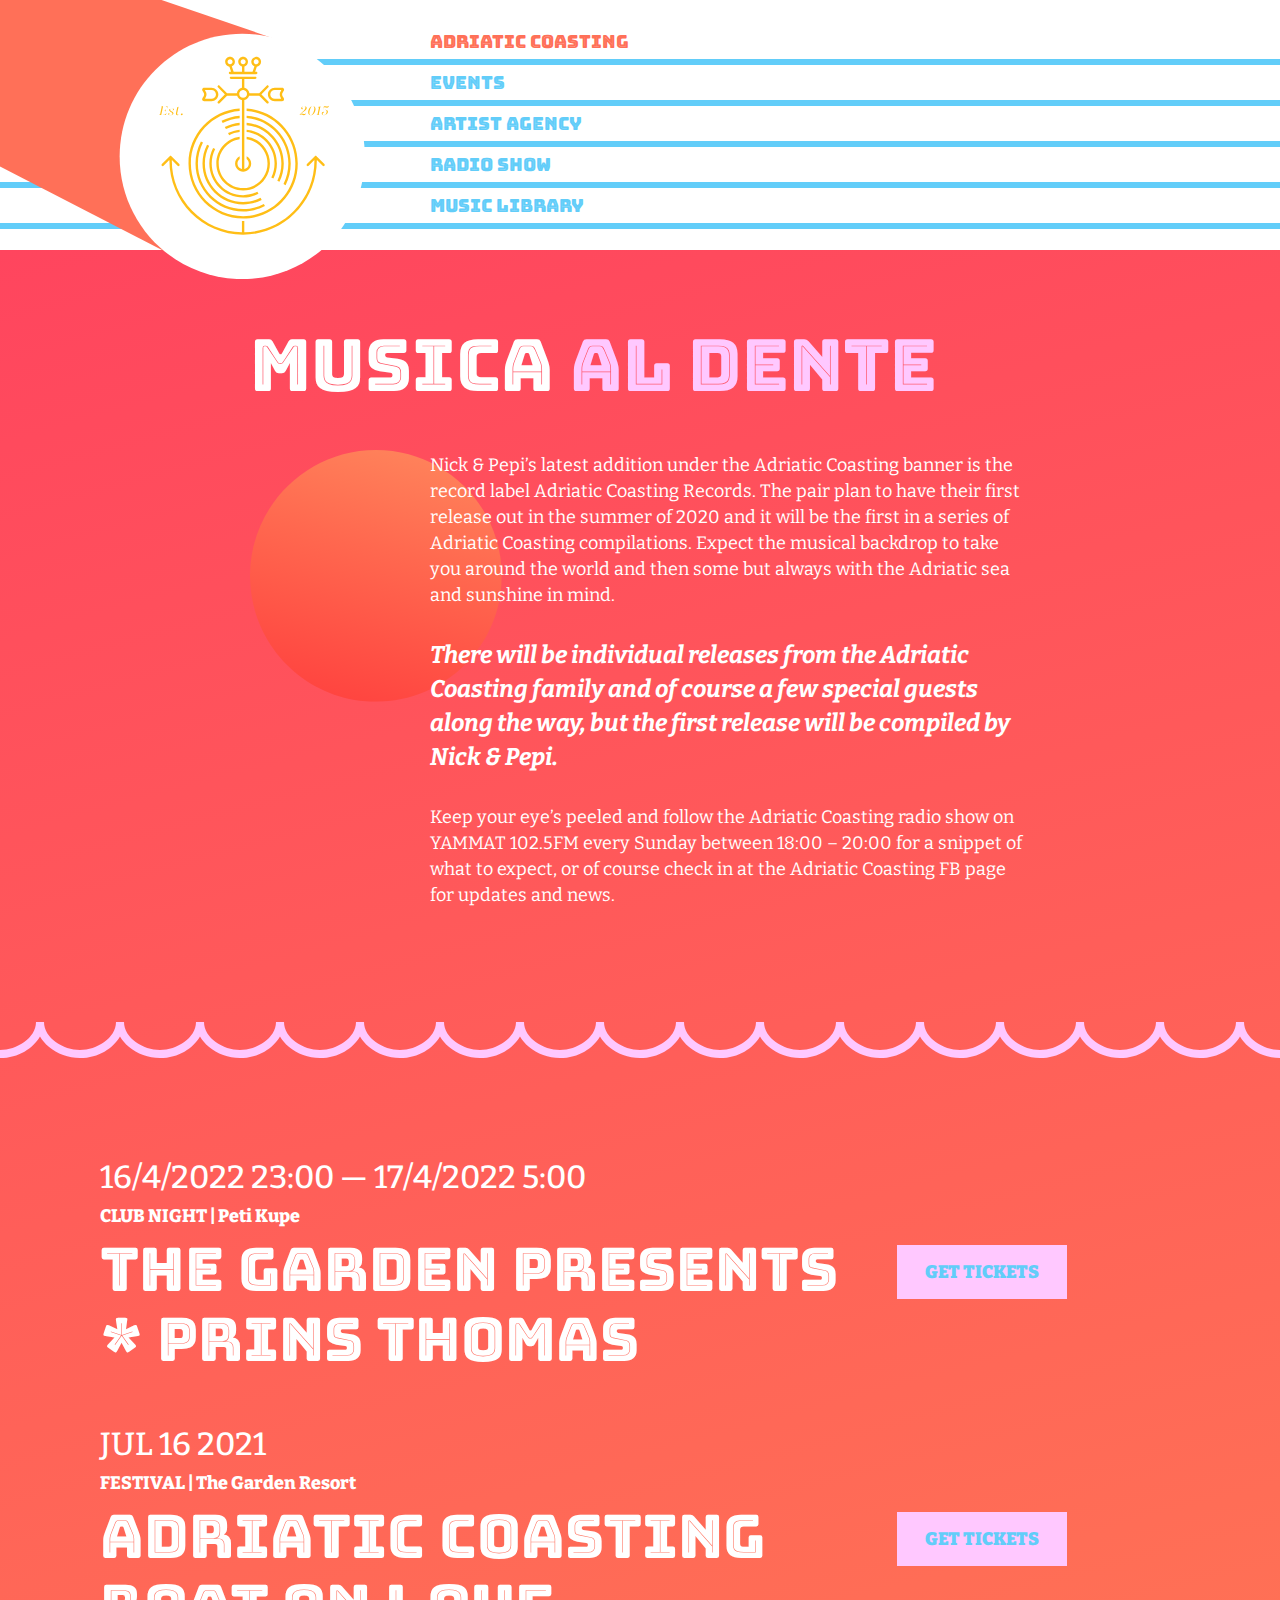
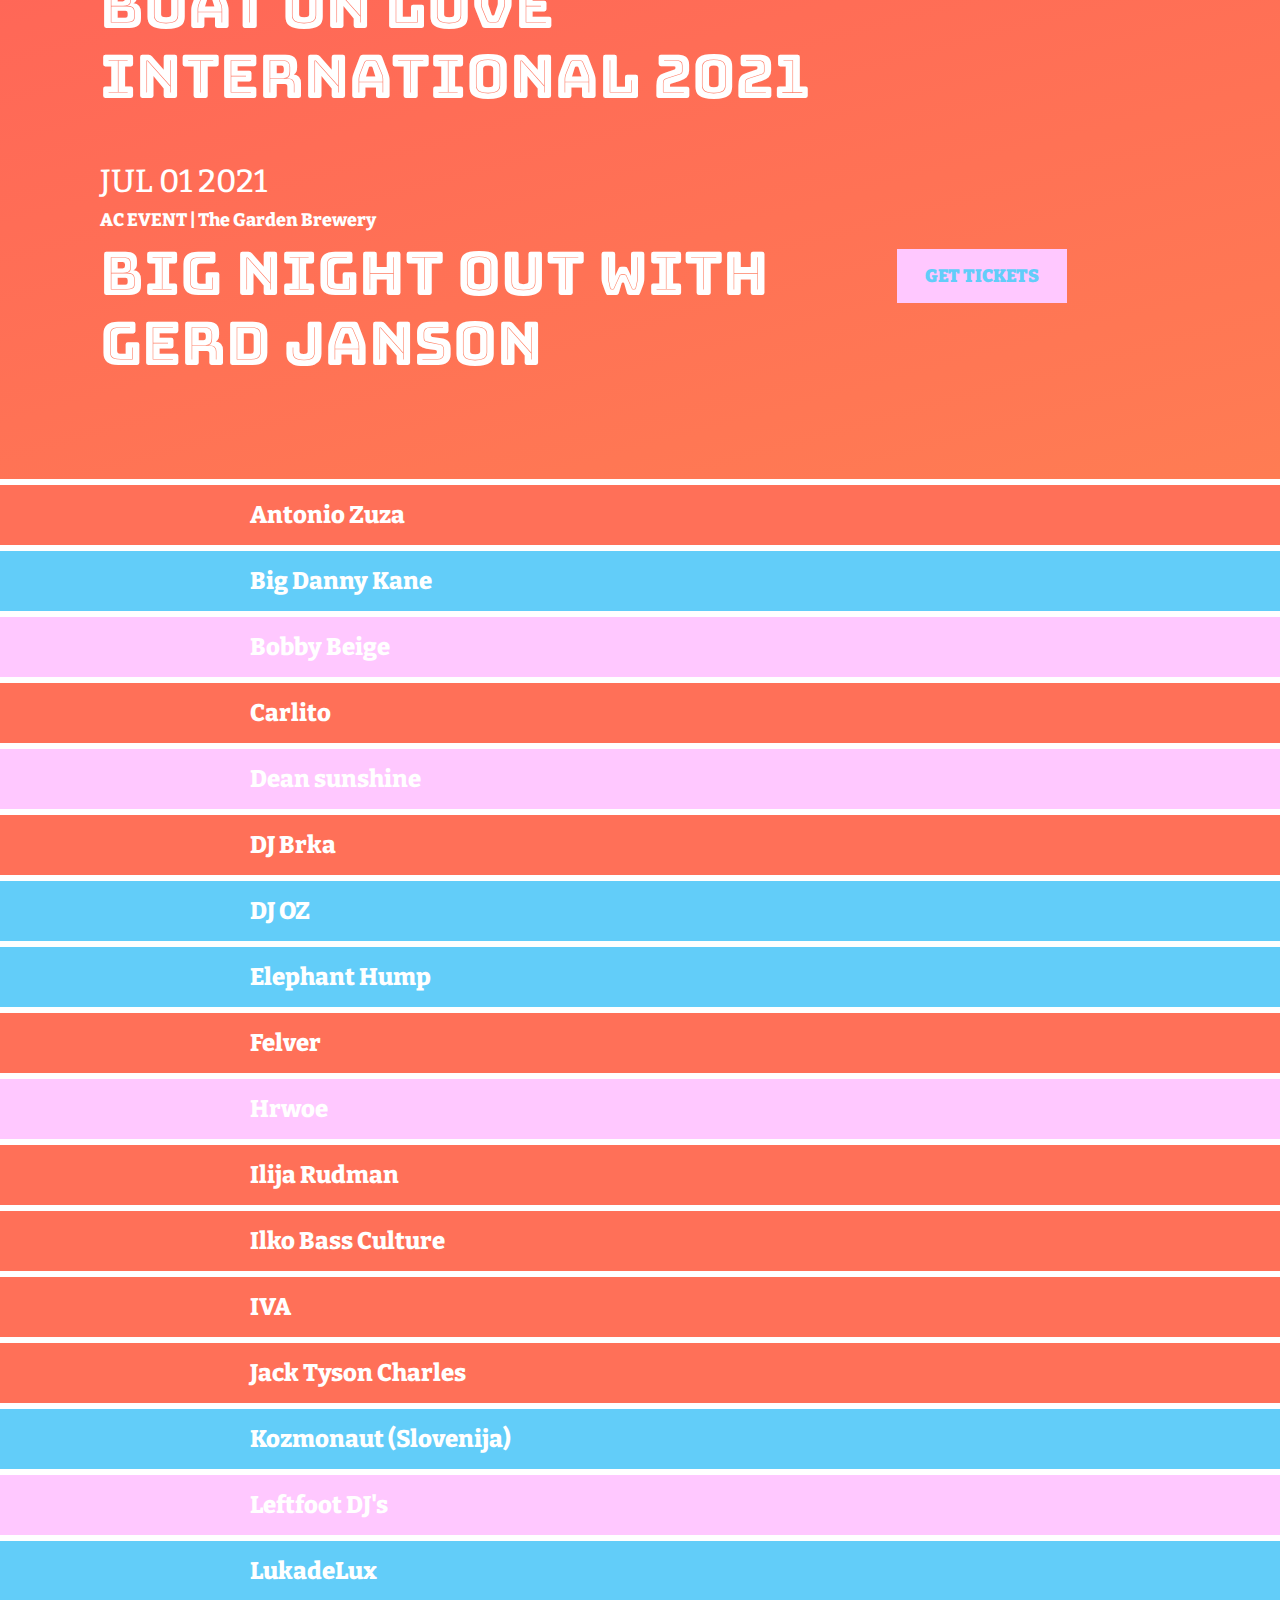
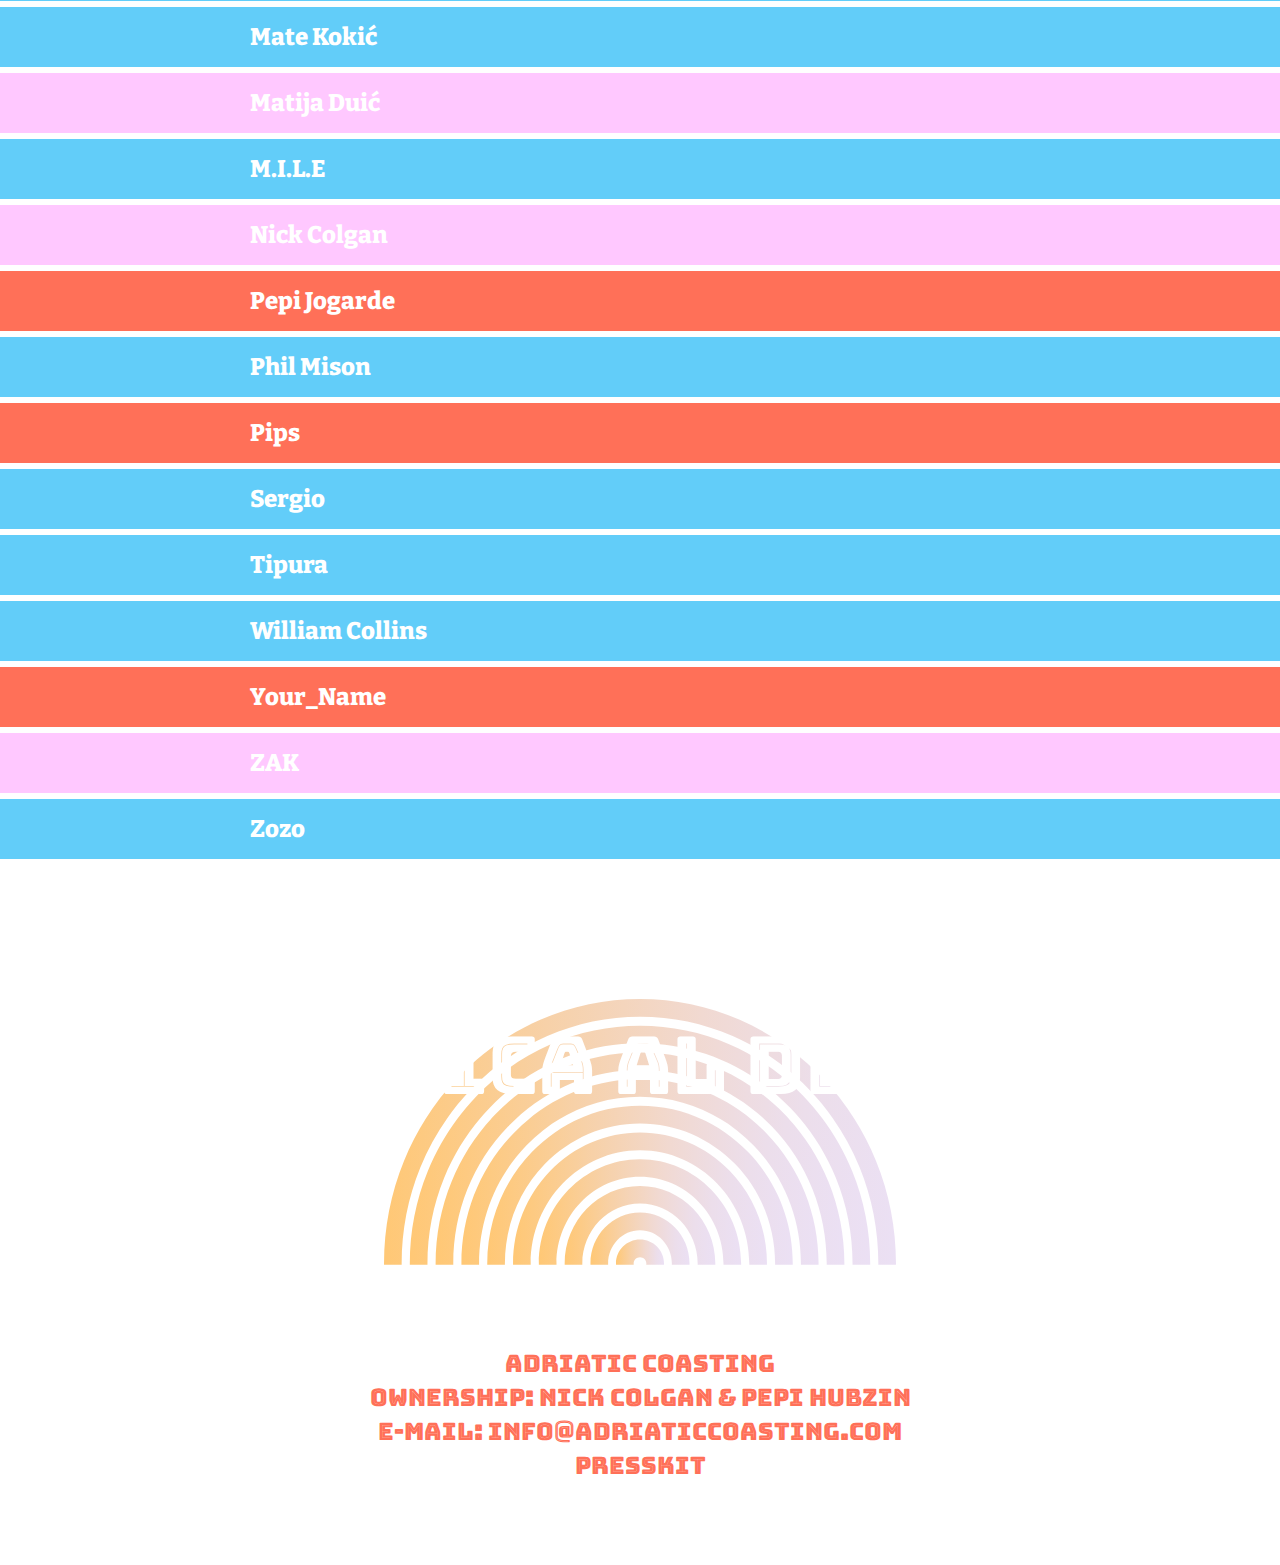
<file: index.html>
<!DOCTYPE html>
<html lang="en">
<head>
    <meta charset="UTF-8">
    <meta http-equiv="X-UA-Compatible" content="IE=edge">
    <meta name="viewport" content="width=device-width, initial-scale=1.0">
    <meta name="format-detection" content="telephone=no">

    <meta property="og:title" content="Adriatic Coasting">
    <meta property="og:description" content="MUSICA AL DENTE">
    <meta property="og:type" content="website">
    <meta property="og:url" content="">
    <meta property="og:image" content="./images/og-image-ac.jpg">

    <title>Adriatic Coasting</title>
    <link rel="preconnect" href="https://fonts.googleapis.com"> 
    <link rel="preconnect" href="https://fonts.gstatic.com" crossorigin> 
    <link href="https://fonts.googleapis.com/css2?family=Bitter:ital,wght@0,400;0,500;0,700;1,400;1,500;1,700&family=Bungee+Inline&display=swap" rel="stylesheet">
    <link rel="stylesheet" href="styles.css">
</head>
<body>
        
                    <!-- mobile navigacija start -->
                    <div id="closed-menu-mobile">
                        <h6 id="closed-menu-header-mobile">ADRIATIC COASTING</h6>
                        <button id="close-menu-button">
                            <img src="./images/mobile-x.svg" alt="close menu">
                        </button>
                        <button id="open-menu-button">
                            <img src="./images/mobile-y.svg" alt="open menu">
                        </button> 
                    </div>
                    <!-- mobile gumb za zatvaranje navigacije start -->
                    <!-- mobile gumb za zatvaranje navigacije stop -->
                    <!-- mobile navigacija stop -->
    
    <header>
        <!-- navigation start -->
        <nav>
            <ul>
                <li>
                    <a href="index.html" style="color: #FF7058">ADRIATIC COASTING</a>
                </li>

                <li>
                    <a href="index.html#events">EVENTS</a>
                </li>

                <li>
                    <a href="index.html#artist-agency">ARTIST AGENCY</a>
                </li>

                <li>
                    <a href="radio-show.html">RADIO SHOW</a>
                </li>

                <li>
                    <a href="radio-show.html#music-library">MUSIC LIBRARY</a>
                </li>
            </ul>
        </nav>
        <!-- navigation end -->
        <div class="logo">
            <a href="index.html">
                <img src="./images/logo.svg" alt="Adriatic Coasting logo">
            </a>
        </div>
    </header>

    <main>
        <!-- gradient-bg start -->
        <section class="bg-gradient">
            
            <div id="sunce">
                <img src="./images/sunce.svg" alt="sunce">
            </div>

            <!-- main start -->
            <div id="intro"> 
                <h2 class="main-title pl-title">MUSICA <span class="pink-text">AL DENTE</span></h2>
                <p class="paragraf pl-text">
                    Nick & Pepi’s latest addition under the Adriatic Coasting banner is the record label Adriatic Coasting Records. The pair plan to have their first release out in the summer of 2020 and it will be the first in a series of Adriatic Coasting compilations. Expect the musical backdrop to take you around the world and then some but always with the Adriatic sea and sunshine in mind.  
                </p>
                <p class="strong-paragraf pl-text">
                    There will be individual releases from the Adriatic Coasting family  and of course a few special guests along the way, but the first release will be compiled by Nick & Pepi. 
                </p>
                <p class="paragraf pl-text">
                    Keep your eye’s peeled and follow the Adriatic Coasting radio show on YAMMAT 102.5FM every Sunday between 18:00 – 20:00 for a snippet of what to expect, or of course check in at the Adriatic Coasting FB page for updates and news.
                </p>
            </div>
            <!-- intro end / events start -->
            <section id="events">

                <article class="events-container">
                    <div class="events-date pl-small">
                        16/4/2022 23:00 — 17/4/2022 5:00
                    </div>
                    <div class="events-place pl-small">
                        CLUB NIGHT | <a href="https://www.facebook.com/PetiKupe/" target="_blank">Peti Kupe</a>
                    </div>

                    <div class="events-info pl-small">
                        <div class="events-name">
                            The Garden Presents * Prins Thomas
                        </div>
                        <div class="events-button">
                            <button class="btn-pink">
                                <a href="https://www.entrio.hr" target="_blank">
                                    GET TICKETS
                                </a>
                            </button>
                        </div>                        
                    </div>                    
                </article>

                <article class="events-container">
                    <div class="events-date pl-small">
                        JUL 16 2021
                    </div>
                    <div class="events-place pl-small">
                        FESTIVAL | <a href="https://www.thegardencroatia.com/venues#resort" target="_blank">The Garden Resort</a>
                    </div>

                    <div class="events-info pl-small">
                        <div class="events-name">
                            ADRIATIC COASTING BOAT ON LOVE INTERNATIONAL 2021
                        </div>
                        <div class="events-button">
                            <button class="btn-pink">
                                <a href="https://www.entrio.hr" target="_blank">
                                    GET TICKETS
                                </a>
                            </button>
                        </div>                        
                    </div>                    
                </article>

                <article class="events-container">
                    <div class="events-date pl-small">
                        JUL 01 2021
                    </div>
                    <div class="events-place pl-small">
                        AC EVENT | <a href="https://thegarden.hr" target="_blank">The Garden Brewery</a>
                    </div>

                    <div class="events-info pl-small">
                        <div class="events-name">
                            Big Night Out With Gerd Janson
                        </div>
                        <div class="events-button">
                            <button class="btn-pink">
                                <a href="https://www.entrio.hr" target="_blank">
                                    GET TICKETS
                                </a>
                            </button>
                        </div>                        
                    </div>                    
                </article>

            </section>
        </section>
        <!-- gradient-bg stop -->

        <!-- ARTIST ------ start -->
        <section id="artist-agency">
            
            <div class="artist red">
                <div class="artist-name pl-title">
                    Antonio Zuza
                </div>
                <div class="artist-info">
                    <div class="bg-img-container" id="antonio-zuza">
                        <!-- prazan kontejner za bgi -->
                    </div>
                    <div class="info-zip-container">
                        <p class="pl-small"><span class="red">
                            Antonio Zuza is one half of the promising Imogen Recordings. The Croatian DJ co-runs it with Ilija Rudman, his great friend in crime who helped him to make a record with his band Bubbin’ Dub back in 2010. They ended up with a tune on House Sound Recodings’ compilation beside names such as Virgo Four, Andy Ash, Mat Chiavaroli and that is exactly where this great Imogen story starts. Since that extraordinary experience they continued developing their musical journey together and today their label is a homebase for many of the future sounds of Brand New Heavies, Dos Palos, Charles Webster, Chez Damier, Ron Trent, Darshan Jesrani, Don Carlos and of course their own music. Antonio Zuza je polovica svijetski renomirane etikete Imogen koju vodi zajedno s Ilija Rudmanom a na kojoj su zablistala izdanja Brand New Heavies, Dos Palos, Charles Webster, Chez Damier, Ron Trent, Darshan Jesrani, Don Carlos, Ron Trent, Kai Alce-a i Iljana Kabilja! Izvrstan DJ i jedna od svijetlih točaka na glazbenoj sceni.
                        </span></p>
                        <a href='./zip-download/antonio-zuza.zip' download="antonio-zuza"><button class="btn-blue">ZIP DOWNLOAD</button></a>
                    </div>
                    <div class="book-now bg-blue">BOOK NOW</div>
                </div>
            </div>

            <div class="artist blue">
                <div class="artist-name pl-title">
                    Big Danny Kane
                </div>
                <div class="artist-info">
                    <div class="bg-img-container" id="big-danny-cane">
                        <!-- bgi -->
                    </div>
                    <div class="info-zip-container">
                        <p class="pl-small"><span class="blue">
                            With a career spanning over 2 decades Danny Kane’s journey through music has seen him work with some of the biggest names in the industry. A highly skilled musician, Danny is a multi-instrumentalist preferring to focus on playing the Bass and also the Piano. This has seen him work alongside industry heavyweights such as Massive Attack’s Sara Nelson, Brit Pop sensations All Saints, Reggae legend Bitty McLean & the uber talented vocalist Robert Øwens. Danny was also a Co-producer on the UB40 hit album Labour of Love 3 which saw him tour with the band. Outside of touring and producing for bands Danny’s remix work for the likes of Amp Fiddler, Kim English, Chaka Khan & Beres Hammond was nothing short of prolific. Fast forward to 2016, Danny is one half of successful house music group Jakkin Rabbit alongside Marc Spence.
                        </span></p>
                        <button class="btn-pink">ZIP DOWNLOAD</button>
                    </div>
                    <div class="book-now bg-pink">BOOK NOW</div>
                </div>
            </div>

            <div class="artist pink">
                <div class="artist-name pl-title">
                    Bobby Beige
                </div>
                <div class="artist-info">
                    <div class="bg-img-container" id="bobby-beige">
                        <!-- bgi -->
                    </div>
                    <div class="info-zip-container">
                        <p class="pl-small"><span class="pink">
                            Since 1992 and after signing to Deconstruction’s infamous Concrete label, Bobby Beige has been at the forefront of the British “House” explosion and amassed more than 20 years’ experience in electronic music. For the last 15 years, Bobby has held a permanent residency at the Garden Festival and bar in Croatia, playing alongside some of the biggest DJ names the industry has ever produced. Bobby has released six albums and various 12’s under many pseudonyms, such as Opik, Bullitnuts, Deep Six and Momma Gravy, and has released records on infamous cult labels, such as Deconstruction, Pork Recordings and Different Drummer. All this led him to compile a mix series compellation CD for London’s super club Fabric in 2004 Fabric 18 after playing the club many times during the mid 2000’s! Bobby is an in-demand re-mixer under his Bullitnuts guise and has worked ////
                        </span></p>
                        <button class="btn-red">ZIP DOWNLOAD</button>
                    </div>
                    <div class="book-now bg-red">BOOK NOW</div>

                </div>
            </div>

            <div class="artist red">
                <div class="artist-name pl-title">
                    Carlito
                </div>
                <div class="artist-info">
                    <div class="bg-img-container" id="carlito">
                        <!-- bgi -->
                    </div>
                    <div class="info-zip-container">
                        <p class="pl-small"><span class="red">
                            Carlito’s first go at DJing dates back to his elementary school days, where, at the young age of 13, he started playing music to his school peers during recess brakes. Playing back tapes he recorded from the local radio stations. During the high school days Carlito started to work with Zagreb's most famous Radio station - Radio 101 and the elite Hip Hop crew - Blackout Project. The following year, Carlito got his first break by becoming one of the night’s resident DJs at Blackout Lounge, a Friday Hip Hop party at Zagreb’s prominent club Aquarius. The Blackout Lounge quickly became a big success and was recognized as Croatia’s best party. The Source magazine wrote an article about the Croatian hip hop scene and the Blackout Lounge, mentioning Carlito as a resident DJ. Over the years, Carlito played music together with the world’s best hip hop artists ////
                        </span></p>    
                        <button class="btn-blue">ZIP DOWNLOAD</button>
                    </div>
                    <div class="book-now bg-blue">BOOK NOW</div>

                </div>
            </div>

            <div class="artist pink">
                <div class="artist-name pl-title">
                    Dean sunshine
                </div>
                <div class="artist-info">
                    <div class="bg-img-container" id="dean-sunshine">
                        <!-- bgi -->
                    </div>
                    <div class="info-zip-container">
                        <p class="pl-small"><span class="pink">
                            Dean Sunshine Smith is what you would call a DJ’s DJ... a man who truly understands music and one of the UK’s most respected underground DJ’s and producers. He has been a frontline DJ sharing the more eclectic and soulful side of dance music for over a quarter of a century Dean was one of the key members of the Garden Festival team based in Croatia, over the Festivals colourful history, Dean spent his summers sharing the sunshine sounds for a number of the key events namely - The Garden Festival, Southport weekender’s – Suncebeat, Soundwave, Electric Elephant and Stop making Sense. He continues to play in Croatia and this summer appeared at the new Love International Festival and Beats beers and bombs. Dean also promotes and programs one of the UK’s finest seasonal events - The Great Outdoors. Taking place each and every spring / summer at the award winning ////
                        </span></p>
                        <button class="btn-red">ZIP DOWNLOAD</button>
                    </div>
                    <div class="book-now bg-red">BOOK NOW</div>

                </div>
            </div>

            <div class="artist red">
                <div class="artist-name pl-title">
                    DJ Brka
                </div>
                <div class="artist-info">
                    <div class="bg-img-container" id="dj-brka">
                        <!-- bgi -->
                    </div>
                    <div class="info-zip-container">
                        <p class="pl-small"><span class="red">
                            Slobodan Brkic (aka DJ Brka) is essentially a living legend of the Belgrade underground disco scene. Promoter of the cult Disco Not Disco party, Brkic is also the longest serving resident DJ of Belgrade's top club 20/44. DJ Brka played all over the world during the past 30 years.<br>Media link: <a href="http://krossfingers.com/heroes-slobodanbrkic/">http://krossfingers.com/heroes-slobodanbrkic/</a><br>Interview with Slobodan Brkic aka DJ Brka - Krossfingers<br>FB Group: <a href="https://www.facebook.com/groups/disconotdisco/">https://www.facebook.com/groups/disconotdisco/</a><br>Mixcloud: <a href="https://www.mixcloud.com/disconotdisco/">https://www.mixcloud.com/disconotdisco/</a>.
                        </span></p>
                        <button class="btn-blue">ZIP DOWNLOAD</button>
                    </div>
                    <div class="book-now bg-blue">BOOK NOW</div>
                </div>
            </div>

            <div class="artist blue">
                <div class="artist-name pl-title">
                    DJ OZ
                </div>
                <div class="artist-info">
                    <div class="bg-img-container" id="dj-oz">
                        <!-- bgi -->
                    </div>
                    <div class="info-zip-container">
                        <p class="pl-small"><span class="blue">
                            We are introducing one of Dalmatia's finest sons, DJ OZ, Split based dj, co-founder of Radio Esplendor, co-owner, resident and booker at Split's hi-fi bar Adriatic Social Club. Either as a dancer, a DJ or a journalist, DJ OZ is a constant presence on Croatian clubbing scene. After 20 years of finding himself immersed in all strains of house and disco music, when caught behind the decks or making home listening mixes, OZ today promotes music that found itself somehow hidden form the top underground dance (and pop) shelves. Balearic beats, European boogie instrumentals, South African proto house jams or forgotten NY deep house classic, OZs main intention is always to make you dance and feel something.
                        </span></p>
                        <button class="btn-pink">ZIP DOWNLOAD</button>
                    </div>
                    <div class="book-now bg-pink">BOOK NOW</div>
                </div>
            </div>

            <div class="artist blue">
                <div class="artist-name pl-title">
                    Elephant Hump
                </div>
                <div class="artist-info">
                    <div class="bg-img-container" id="elephant-hump">
                        <!-- bgi -->
                    </div>
                    <div class="info-zip-container">
                        <p class="pl-small"><span class="blue">
                            Glazba koju stvara Elephant Hump je zvuk umirujućih, nostalgičnih i mekih frekvencija isprepletenih u okvire elektronske i rock glazbe 60/70-ih izraslih iz nekih od velikana poput Funkadelic, Fela Kuti, Ry Cooder, Morricone, George Benson, David Gilmour, Miles Davis, Kruder & Dorfmeister, Thievery Corporation ili Air. Strukturirane teme Ëesto budu sklone slobodnoj formi, Ëime svaki koncert ima razliËitu izvedbu uûivo. Elephant Hump Ëine Draûen Gaöparac, Danijel Hröak, Lovro Vrus i Matija NikiÊ, a njihova se imena spominju u biografijama zapaûenih bendova poput Antenat, No Chance, Mimika Orkestar, Thereaus, qPack, The Real Thing, SuperBake.
                        </span></p>
                        <button class="btn-pink">ZIP DOWNLOAD</button>    
                    </div>
                    <div class="book-now bg-pink">BOOK NOW</div>
                </div>
            </div>

            <div class="artist red">
                <div class="artist-name pl-title">
                    Felver
                </div>
                <div class="artist-info">
                    <div class="bg-img-container" id="felver">
                        <!-- bgi -->
                    </div>
                    <div class="info-zip-container">
                        <p class="pl-small"><span class="red">
                            Enfant terrible of house music in Croatia, Marijan Felver, started to DJ professionally at an early age of 20. In the nineties, his life revolved around “Cosmic Disco” events in Aquarius, that hosted many pioneers of the then up-and-coming northamerican electro music such as John Acquaviva, DJ Pierre and others. Clubbing and hosting experience has contributed to the creation of his own production, and his first release on German label “Blaou” under the name: “Audio Video Disco Connection : Der Kroatische Traum Ep”; that was a beginning of a collaboration with Dixon. This release bore fruit to another collaboration, with London tech-house protagonist, Gideon Jackson & SWAG record label. His active role on the then emerging scene of house music took him to the UKs most prominent “Wiggle” nights (with residents : Terry Francis, Nathan Coles) where he, more ////
                        </span></p>
                        <button class="btn-blue">ZIP DOWNLOAD</button>    
                    </div>
                    <div class="book-now bg-blue">BOOK NOW</div>
                </div>
            </div>

            <div class="artist pink">
                <div class="artist-name pl-title">
                    Hrwoe
                </div>
                <div class="artist-info">
                    <div class="bg-img-container" id="hrwoe">
                        <!-- bgi -->
                    </div>
                    <div class="info-zip-container">
                        <p class="pl-small"><span class="pink">
                            Lover of disco & house music, passionate vinyl collector, graphic designer over the day and dj by night. Collaborating in theatres on different projects, as sound engineer and scenography designer he gained experience which he then transforms into his dj sets to make them more interesting for the listeners. In his career he was working on several projects, the latest one is Roller Boogie night - program that includes good vibes, vinyl, disco & house music.
                        </span></p>
                        <button class="btn-red">ZIP DOWNLOAD</button>    
                    </div>
                    <div class="book-now bg-red">BOOK NOW</div>
                </div>
            </div>

            <div class="artist red">
                <div class="artist-name pl-title">
                    Ilija Rudman
                </div>
                <div class="artist-info">
                    <div class="bg-img-container" id="ilija-rudman">
                        <!-- bgi -->
                    </div>
                    <div class="info-zip-container">
                        <p class="pl-small"><span class="red">
                            Ilija's been leading force on the underground disco and house scene for the past 15 years, in both production as well as a clever and eclectic discjockey. Bringing together his love for pure analog sound without compromises and boogie, his disco maxi singles indeed do sound like a blast from the Prelude, West End or late Salsoul past. In the studio, he collaborated with some of the following top-notch artists: Random Factor ( Carl Finlow ), Greg Wilson, Faze Action, Chaz Jankel , L.S.B., The Revenge , Escort Band , Leroy Burgess , Mark E , Spirit Catcher, Rhythm Based Lovers , Stevie Kotey ( Chicken Lips ) , Tim Fuller , Boyd H. Jarvis , Ignition The Band , The Brand New Heavies , Charles Webster ( Presence ) , Arnold Jarvis , Robert Owens , Ron Trent , Don Carlos to name a Few. Ilija's discography runs deep,with more than 70 Vinyl releases around ////
                        </span></p>
                        <button class="btn-blue">ZIP DOWNLOAD</button>
                    </div>
                    <div class="book-now bg-blue">BOOK NOW</div>
                </div>
            </div>

            <div class="artist red">
                <div class="artist-name pl-title">
                    Ilko Bass Culture
                </div>
                <div class="artist-info">
                    <div class="bg-img-container" id="ilko-cuic">
                        <!-- bgi -->
                    </div>
                    <div class="info-zip-container">
                        <p class="pl-small"><span class="red">
                            Ilko stoji iza imena Bass Culture, iz prve generacije domaćih sound system-a. Vrsni poznavatelj i istinski guru probranom dub/reggae selekcijom otvoriti će večer i pokrenuti ples. BASS CULTURE SOUND SYSTEM je utemeljen 1999., kad je to ime većinu asociralo na daleku prošlost i legendarni treći album Lintona Kwesi Johnsona. U to doba rijetki su razmišljali o kulturi basa kao trajnom ishodištu različitih stilova klupske glazbe ukorijenjene u karipskim soundsystemima. Bass Culture je svojim zvukom u obuhvatio naslijeđe stare škole roots-reggaea i inovacije koje su na scenu svakodnevno donosili producenti elektronskog duba i junglea. Širenje granica kulture basa počelo je mjesečnim rezidencijama u Močvari i SKUC-u, a između njih je u kronologiju najstarijeg zagrebačkog reggae crewa upisano gostovanje na prvom Seasplashu. Posebna nam je čast ugostiti ih prvi put ////
                        </span></p>
                        <button class="btn-blue">ZIP DOWNLOAD</button>
                    </div>
                    <div class="book-now bg-blue">BOOK NOW</div>
                </div>
            </div>

            <div class="artist red">
                <div class="artist-name pl-title">
                    IVA
                </div>
                <div class="artist-info">
                    <div class="bg-img-container" id="iva">
                        <!-- bgi -->
                    </div>
                    <div class="info-zip-container">
                        <p class="pl-small"><span class="red">
                            Lots of you know Iva under the moniker Iva Starkova from times she used to spin big beat music. She’s djing since 2002 when she performed as a resident at the famous Irma Club and then at Sirup. She took a long time-out and is now back. Today, grown and mature, with different priorities in a movie we might remember. Music never disappeared from her life, and still remains her biggest love. https://soundcloud.com/iva-starkova Mnogi od vas poznaju Ivu pod imenom Iva Starkova, iz vremena kada je puštala electro i nu-beat glazbu. Glazbom se bavi jako dugo a kao DJ nastupa od 2002. godine u splitskom klubu Irma. Nakon preseljenja u Zagreb, često je birala glazbu u bivšem Sirupu, te organizirala partye u VIP klubu. Spletom okolnosti nakon tog perioda, izbiva sa scene nekoliko godina. E pa Iva više nije Starkova. Samo IVA. Danas odrasla i zrelija, s drugačijim prioritetima i filmom od onog u kojem je mi možda pamtimo. Glazba nikada nije nestala iz njena života, dapače bila je i ostala ljubav.
                        </span></p>
                        <button class="btn-blue">ZIP DOWNLOAD</button>
                    </div>                        
                    <div class="book-now bg-blue">BOOK NOW</div>
                </div>
            </div>

            <div class="artist red">
                <div class="artist-name pl-title">
                    Jack Tyson Charles
                </div>
                <div class="artist-info">
                    <div class="bg-img-container" id="jack-tyson-charles">
                        <!-- bgi -->
                    </div>
                    <div class="info-zip-container">
                        <p class="pl-small"><span class="red">
                            Jack Tyson Charles is a hugely dynamic musical force. He has spent the last 6 years channelling the musical history and energy of his London home town to cultivate his unique brand of soul music. Whether you’ve heard him featuring on Lack of Afro’s hugely successful 2014 album, Music for Adverts, or his E.P’s. “Restoration & Best Friend” ‘you’re sure to have noticed the raw and individual quality of his voice. 2019 has seen Jack continue to add more grooves to his music, “Glory” is his second release in collaboration with multi-instrumentalist producer Danny Kane, firmly cementing a new direction for this talented singer. Released on Midnight Riot Records, with remixes from Luke Soloman (Defected) and Bonar Bradberry (PBR Streetgang) add to that a huge summer release with Chicago icon Honey Dijon in the offing, and Dj’s and remixers alike are sure to be wetting there lips with excitement!
                        </span></p>
                        <button class="btn-blue">ZIP DOWNLOAD</button>
                    </div>
                    <div class="book-now bg-blue">BOOK NOW</div>
                </div>
            </div>

            <div class="artist blue">
                <div class="artist-name pl-title">
                    Kozmonaut (Slovenija)
                </div>
                <div class="artist-info">
                    <div class="bg-img-container" id="kozmonaut">
                        <!-- bgi -->
                    </div>
                    <div class="info-zip-container">
                        <p class="pl-small"><span class="blue">
                            Space voyager riding storms above the bermuda triangle, serving either late Sunday breakfast or a midgniht juicy feast, discovering tasty tastes of eclectic distopian aggregate matters of sound. Musica fantastica, always!
                        </span></p>
                        <button class="btn-pink">ZIP DOWNLOAD</button>
                    </div>
                    <div class="book-now bg-pink">BOOK NOW</div>
                </div>
            </div>

            <div class="artist pink">
                <div class="artist-name pl-title">
                    Leftfoot DJ's
                </div>
                <div class="artist-info">
                    <div class="bg-img-container" id="leftfoot-dj">
                       <!-- bgi -->
                    </div>
                    <div class="info-zip-container">
                        <p class="pl-small"><span class="pink">
                            Leftfoot DJ’s Birmingham DJ duo Adam Regan and Matthew Beck, have been promoting and DJing in and around the Midlands for over 2 decades under the guise of Leftfoot. As promoters the guys have collectively hosted the likes of Bonobo, Matthew Dear, Metro Area, Gilles Peterson, Carl Craig, Moodymann, Theo Parrish, Jackmaster, Mr Scruff, Floating Points, Mark E, Ben UFO, Midland, Horse Meat Disco and Benji B to name but a handful… Leftfoot is widely acknowledged to be one of the Midlands premier leftfield and underground music club nights offering DJ’s / bands around the world a musically open minded and up for it crowd alongside the best sound systems they can get their hands on. Musically the Leftfoot residents sound is very much of the ethos that it must have an element of soul and warmth, whether that be house, techno, disco, boogie, afro or garage, ////
                        </span></p>
                        <button class="btn-red">ZIP DOWNLOAD</button>
                    </div>
                    <div class="book-now bg-red">BOOK NOW</div>
                </div>
            </div>

            <div class="artist blue">
                <div class="artist-name pl-title">
                    LukadeLux
                </div>
                <div class="artist-info">
                    <div class="bg-img-container" id="lukadelux">
                       <!-- bgi -->
                    </div>
                    <div class="info-zip-container">
                        <p class="pl-small"><span class="blue">
                            LukadeLux, rezident kultnog zagrebačkog Mastersa i head honcho programa pod nazivom CasualMonday, jedne od rijetkih večeri gdje možete čuti najfiniji aor, disco ili pak novu balearic ploču.
                        </span></p>
                        <button class="btn-pink">ZIP DOWNLOAD</button>
                    </div>
                    <div class="book-now bg-pink">BOOK NOW</div>
                </div>
            </div>

            <div class="artist blue">
                <div class="artist-name pl-title">
                    Mate Kokić
                </div>
                <div class="artist-info">
                    <div class="bg-img-container" id="mate-kokic">
                      <!-- bgi -->
                    </div>
                    <div class="info-zip-container">
                        <p class="pl-small"><span class="blue">
                            Dancing is a passion that can be drawn out only by good music that comes from a good DJ. This DJ gives us just that - the passion, freedom of expression and originality. He is loyal to the nu-disco music that inspires him the most and remains faithful to vinyl , which he enjoys as well as the audience that listens to him- He was obsessed with deep jazz, funk,blues and soul and that is the kind of music you can enjoy in his sets. For this guy there are no limits - he moves boundaries of minimal,electro and tech-house. He is simply different. In addition to his music you can feel positive vibes and great atmosphere. His Essential Selection shows every Thursday at The Garden . Those evenings instantly established themselfes as a welcome to weekends for a new generation of young clubbers. With a deep knowledge of the past and a constant push for the future of the true greats of house music - a leader and innovator who enjoys the buzz around him but still keeps on pushing the limits.
                        </span></p>
                        <button class="btn-pink">ZIP DOWNLOAD</button>
                    </div>
                    <div class="book-now bg-pink">BOOK NOW</div>
                </div>
            </div>

            <div class="artist pink">
                <div class="artist-name pl-title">
                    Matija Duić
                </div>
                <div class="artist-info">
                    <div class="bg-img-container" id="matija-duic">
                      <!-- bgi -->
                    </div>
                    <div class="info-zip-container">
                        <p class="pl-small"><span class="pink">
                            Matija Duić is a longstanding actor of Croatian clubbing scene. Starting as a record collector, dancer and all around music enthusiast, recent years have found him play numerous gigs at clubs in Croatia. With his partner Jan Kinčl co-hosts a monthly programme Cycle, one fourth of the Footwork club nights at club Podmornica in Zagreb, focusing on all strains of soulful, African American influenced dance music. He can also be found playing deep boogie, soul, afro, balearic music at various spots, most notably Adriatic Social Club in Split.
                        </span></p>
                        <button class="btn-red">ZIP DOWNLOAD</button>
                    </div>
                    <div class="book-now bg-red">BOOK NOW</div>
                </div>
            </div>

            <div class="artist blue">
                <div class="artist-name pl-title">
                    M.I.L.E
                </div>
                <div class="artist-info">
                    <div class="bg-img-container" id="mile">
                       <!-- bgi -->
                    </div>
                    <div class="info-zip-container">
                        <p class="pl-small"><span class="blue">
                            Muzika Iskrena Leteća Energija Digging and playing music since late nineties... Continuously playing at many different kind of gigs: clubs, bars, festivals, restorans, boats,museums, factories, rooftops, offices, warehouses, forest, mountain, river, beach... Music styles are openminded, colourfull eclectic electric organic bomb of sound appropriate to the moment of now. house, god electronics, downbeat, chill, glitch hop, electro blues, cinematic, nu disco, nu funk, afrobeat, funky breaks, etno fusion, dub, nevergreens,crazy covers,bedits... Love to play percussions and release sounds from mouth thru echo, rarely but still...
                        </span></p>
                        <button class="btn-pink">ZIP DOWNLOAD</button>
                    </div>
                    <div class="book-now bg-pink">BOOK NOW</div>
                </div>
            </div>

            <div class="artist pink">
                <div class="artist-name pl-title">
                    Nick Colgan
                </div>
                <div class="artist-info">
                    <div class="bg-img-container" id="nick-colgan">
                       <!-- bgi -->
                    </div>
                    <div class="info-zip-container">
                        <p class="pl-small"><span class="pink">
                            For someone with so much music in his blood, it is not surprising that Nick Colgan spent the last three decades pushing musical boundaries. Founder of one of the most loved Croatian festivals, The Garden Festival, Nick helped put Croatia on the festival map of the world. After 10 years of the legendary festival and the launch of great locations such as Barbarellaís Discotheque and The Garden Lounge, Nick continues to set up new projects and great events at The Garden Resort in Tisno. His latest project is in Zagreb "The Garden Brewery" a brewery with a difference and a big soul. Combining new beers, music, tasting tours as well as special events, the brewery is a unique addition to the thriving craft and music scene in Croatia.
                        </span></p>
                        <button class="btn-red">ZIP DOWNLOAD</button>
                    </div>
                    <div class="book-now bg-red">BOOK NOW</div>
                </div>
            </div>

            <div class="artist red">
                <div class="artist-name pl-title">
                    Pepi Jogarde
                </div>
                <div class="artist-info">
                    <div class="bg-img-container" id="pepi-jogarde">
                       <!-- bgi -->
                    </div>
                    <div class="info-zip-container">
                        <p class="pl-small"><span class="red">
                            Radio host, winemaker, promoter, recordshop owner and resident at Croatia's best kept secret club Masters since 1999. Pepi is music director at The Garden Brewery and selector for the Adriatic Coasting radioshows on Yammat FM together with Nick Colgan. Owner of the celebrated clubnights called "Freilauf" and “forty:love” with Felver where he introduced some of the world's most renowned disco & house afficionados to Croatia's capital audience. Promoting inspiring music and enabling people to run free he hosted some of the world's most renowned disco and house afficionados such as Dixon, Ame, Prins Thomas, Gerd Janson, Metro Area, Justin Vandervolgen, Mark E, Colleen Murphy, Henrik Schwarz, Mark Seven, Jonny Nash, Lexx, Hunee, Ilija Rudman, Young Marco, Xosar, Mike Huckaby, Boo Williams, Felix Dickinson, Vladimir Ivković, Underground Paris, Abel, Jamie ////
                        </span></p>
                        <button class="btn-blue">ZIP DOWNLOAD</button>
                    </div>
                    <div class="book-now bg-blue">BOOK NOW</div>
                </div>
            </div>

            <div class="artist blue">
                <div class="artist-name pl-title">
                    Phil Mison
                </div>
                <div class="artist-info">
                    <div class="bg-img-container" id="phil-mison">
                       <!-- bgi -->
                    </div>
                    <div class="info-zip-container">
                        <p class="pl-small"><span class="blue">
                            Phil Mison Producer, songwriter, musician, music critic and Dj sound pioneer Phil Mison has championed the chill-out music genre since its inception in the early-90s. Phil, who began his storied DJ career at London’s famed Milk Bar in 1991, segued into producing after a decade Djing around the world and touring with bands such as Leftfield. It was this huge knowledge of the chill-out genre that earned Mison a chance to put out his first compilation ‘Original Chill Out’ in 1995. Since then he has gone on to release a further 12 compilations (including four volumes of the hugely popular ‘Real Ibiza’ series). Cantoma’s tracks have appeared on more than 200 compilations (Buddha Bar, Café del Mar, Amnesty International), on various TV shows and movies (Sex & the City, etc.). Phil has also produced remixes for big name artists such as Grace Jones and Badly Drawn Boy to name but a few.
                        </span></p>
                        <button class="btn-pink">ZIP DOWNLOAD</button>
                    </div>
                    <div class="book-now bg-pink">BOOK NOW</div>
                </div>
            </div>

            <div class="artist red">
                <div class="artist-name pl-title">
                    Pips
                </div>
                <div class="artist-info">
                    <div class="bg-img-container" id="pips">
                        <!-- bgi -->
                    </div>
                    <div class="info-zip-container">
                        <p class="pl-small"><span class="red">
                            Slaven Tušek aka Pips is a promoter from Osijek with an address in Zagreb, an eternal student of electrotechnics, a hedonist, a connoisseur of local drinks, official DJ for Kandžija and a member of his band Gole žene (Naked women). His interest for music is visible at an early age when he enrolls a music elementary school. In 2000. he discovers the love for electronic dance music and starts developing his DJ skills. His first gig was in 2002 and ever since he has been performing in clubs and festivals all over the region and beyond. Pips is a resident and the founder of the most eclectic club programme in Osijek, Big Mama Session, as well as #CASA programme where he shows his sincere love towards 4x4 sound. He is a member of Funk Delegation and a restless explorer of good funk and soul that will make you dance.
                        </span></p>
                        <button class="btn-blue">ZIP DOWNLOAD</button>
                    </div>
                    <div class="book-now bg-blue">BOOK NOW</div>
                </div>
            </div>

            <div class="artist blue">
                <div class="artist-name pl-title">
                    Sergio
                </div>
                <div class="artist-info">
                    <div class="bg-img-container" id="sergio">
                       <!-- bgi -->
                    </div>
                    <div class="info-zip-container">
                        <p class="pl-small"><span class="blue">
                            Sergio već dvadeset godina samozatajno i dostojanstveno gradi svoju DJ 'karijeru', od stidljivih drum and bass početaka 1998. do današnje ekspertne eksploatacije široke palete svih mogućih glazbi kojima je moćni groove zajednički nazivnik (funk, disco, house itd.). Vrtio je po svim viđenijim rupama u Zagrebu i diljem Hrvatske, od Belog Manastira do Trpnja na Pelješcu.
                        </span></p>
                        <button class="btn-pink">ZIP DOWNLOAD</button>
                    </div>
                    <div class="book-now bg-pink">BOOK NOW</div>
                </div>
            </div>

            <div class="artist blue">
                <div class="artist-name pl-title">
                    Tipura
                </div>
                <div class="artist-info">
                    <div class="bg-img-container" id="tipura">
                       <!-- bgi -->
                    </div>
                    <div class="info-zip-container">
                        <p class="pl-small"><span class="blue">
                            Kitjen now is not only a basement party in the German south, but also a newly-founded, mom & pop-store’ish record label for contemporary dance music run by Igor Tipura. Born through the eponymous Stuttgart’s weekly club nights that consecutively took place at Kim Tim Jim, Bar Romantica before eventually settling at White Noise as a monthly gathering, Igor Tipura‘s Kitjen has rapidly established as a label to be reckoned with, in and out of the German borders. Amongst the wide-ranging array of artists involved on the imprint: the brotherly Hotel Lauer duo, DFA affiliate Shit Robot, Public Possession’s Tambien triplet, US-born Amsterdam-based vibist Suzanne Kraft, Superconscious Records co-founder Fantastic Man and heavyweight treatments by Gerd Janson. A cohesive, quality-driven catalogue that convincingly reflects both Igor’s diligent curation and overall eclecticism.
                        </span></p>
                        <button class="btn-pink">ZIP DOWNLOAD</button>
                    </div>
                    <div class="book-now bg-pink">BOOK NOW</div>
                </div>
            </div>

            <div class="artist blue">
                <div class="artist-name pl-title">
                    William Collins
                </div>
                <div class="artist-info">
                    <div class="bg-img-container" id="william-collins">
                      <!-- bgi -->
                    </div>
                    <div class="info-zip-container">
                        <p class="pl-small"><span class="blue">
                            Born in 1974 in France, from an early age William is very attentive to the styles and techniques of musical mixing that he will learn by self-education. In mid-teens he already learns his DJ skills in the club of his parents. From 18 years on, obsessed with the dj-mixing, he decided to move to Paris where he can enjoy a growing success. He managed to win, he rubs already publicly demanding the most famous clubs of the French capital. Next to his charge as development officer for BMG Records, he also worked at a great alternative disk-store in Paris, which enabled him to broaden his eclectic approach to music. William Collins is an international DJ who likes to change tempo and rhythm anywhere, as he has already done in France (Rex, Queens, Palace, Bar Fly...), Austria( CafÈ Leopold, Club U, Cafe Strom), Croatia (Masters, Sirup, Laganini, Falco, Carpediem) ////
                        </span></p>
                        <button class="btn-pink">ZIP DOWNLOAD</button>
                    </div>
                    <div class="book-now bg-pink">BOOK NOW</div>
                </div>
            </div>

            <div class="artist red">
                <div class="artist-name pl-title">
                    Your_Name
                </div>
                <div class="artist-info">
                    <div class="bg-img-container" id="your-name">
                      <!-- bgi -->
                    </div>
                    <div class="info-zip-container">
                        <p class="pl-small"><span class="red">
                            Vedran Stihović (also known as Your Name) is a dj and label owner from Croatia. His formative years were spent in Pula, a small industrial town with great people, a beautiful coastline but a scarse cultural life. It was the music videos of the early nineties and a progressive local radio station that played a key role in linking him to the culture that would later express his creativity - hip hop. He spent his teenage years shaping his skills in graffiti drawing, break dancing and dj'ing in his father's garage where his friends and him assembled their first sound systems and light shows with whatever they could find at the local flea market. When he moved to Zagreb to attain a degree, it was house music that caught his ear. After a few years of digging and mixing he was recognized by Zagreb's finest crews („Ekstrakt“ and „Confusion“) and was invited ////
                        </span></p>
                        <button class="btn-blue">ZIP DOWNLOAD</button>
                    </div>
                    <div class="book-now bg-blue">BOOK NOW</div>
                </div>
            </div>

            <div class="artist pink">
                <div class="artist-name pl-title">
                    ZAK
                </div>
                <div class="artist-info">
                    <div class="bg-img-container" id="zak">
                     <!-- bgi -->
                    </div>
                    <div class="info-zip-container">
                        <p class="pl-small"><span class="pink">
                            Zak ZagrebaËki dj, sudjeluje u razvoju glazbeno plesne scene u Zagrebu od 2000e. voditelj i urednik glazbene emisije Kontrapunkt na radiu 101, Ëlan Kontrapunkt kolektiva (Eddy Ramich, Dus, Alen S, Jana Valdevit, Jogarde), resident dj na Kontrapunkt veËerima u klubu Aquarius, suorganizator Kontrapunkt festivala u Zagrebu i Dubrvniku, sa dj Carlitom organizirao veËeri Blackpunkt u Kino Klubu GriË, sa Willam Collinson "La Boum" u klubu Ritz, nastupao na raznim festivalima kao Garden (PetriËane), Springfestival (Graz), trentno resident dj u The Garden Brewery-u u sklopu veËeri Adriatic Coasting, Pod imenom Onbeyond producentski trio (Mad Kicks, Messa Boogie i Zak), izdaju za InPhusion i Perfect Toy Records.
                        </span></p>
                        <button class="btn-red">ZIP DOWNLOAD</button>
                    </div>
                    <div class="book-now bg-red">BOOK NOW</div>
                </div>
            </div>

            <div class="artist blue">
                <div class="artist-name pl-title">
                    Zozo
                </div>
                <div class="artist-info">
                    <div class="bg-img-container" id="zozo">
                       <!-- bgi -->
                    </div>
                    <div class="info-zip-container">
                        <p class="pl-small"><span class="blue">
                            Dugogodišnji DJ koji svoju selekciju bazira na jazz/ funk/ disco / house glazbi. Iznimno cijeni glazbu hrvatske i ex-Yu scene 60/70/80-ih godina, pa pronalazi prostora kako bi podsjetio na plodna vremena tadašnjih autora. Resident Garden Brewery-a, kojeg ste mogli slušati do sada za njegovih nastupa na brojnim lokacijama. Bilo da nastupa samostalno ili kao član Funkytrain kolektiva, uvijek ostaje vjeran Grunfovoj mudrosti - “Nikad stati plesati, osim kad se mora“.
                        </span></p>
                        <button class="btn-pink">ZIP DOWNLOAD</button>
                    </div>
                    <div class="book-now bg-pink">BOOK NOW</div>
                </div>
            </div>
        
        </section>
        <!-- artist agency stop -->

        <!-- banner start -->
        <div class="banner">
            <a href="radio-show.html" class="musica-al-dente">MUSICA AL DENTE</a>                   
        </div>
        <!-- banner stop -->
    </main>

    <footer>
        <div>
            <div class="info">
                ADRIATIC COASTING
            </div>
            <div class="info">
                OWNERSHIP: NICK COLGAN & PEPI HUBZIN
            </div>
            <div class="info">
                E-MAIL: <a href="mailto: info@adriaticcoasting.com">INFO@ADRIATICCOASTING.COM</a>
            </div>
            <div class="info">
                <a href="">PRESSKIT</a>
            </div>
        </div>
    </footer>

    <!-- BOOK-NOW FORM -->

    <div id="contract-form-container">

        <h4>CONTRACTING FORM</h4>

        <form action="index.html" method="post" id="contract-form">

            <button type="reset" id="close-contract-form"><img src="./images/mobile-x.svg" alt="close-button"></button><br>

            <div class="input-item">
                <label for="artist">artist</label>
                <input type="text" required name="artist">
            </div>

            <div class="input-item">
                <label for="date-of-event">date of event</label>
                <input type="text" required name="date-of-event">
            </div>

            <div class="input-item">
                <label for="set-time-from-to">set time from / to</label>
                <input type="text" name="set-time-from-to">
            </div>

            <div class="input-item">
                <label for="day-time-night-time">day time / night time set</label>
                <input type="text" name="day-time-night-time">
            </div>

            <div class="input-item">
                <label for="name-of-event">name of event</label>
                <input type="text" name="name-of-event">
            </div>

            <div class="input-item">
                <label for="event-website">event website</label>
                <input type="text" name="event-website">
            </div>

            <div class="input-item">
                <label for="announcement-date">announcement date</label>
                <input type="text" name="announcement-date">
            </div>

            <h6>Club / Venue / Event</h6>

            <div class="input-item">
                <label for="club-name">club name</label>
                <input type="text" name="club-name">
            </div>

            <div class="input-item">
                <label for="club-street">street</label>
                <input type="text" name="club-street">
            </div>

            <div class="input-item">
                <label for="club-zipcode-city">zip code / city</label>
                <input type="text" name="announcement-date">
            </div>

            <div class="input-item">
                <label for="total-venue-capacity">total venue capacity</label>
                <input type="text" name="total-venue-capacity">
            </div>

            <div class="input-item">
                <label for="floor-capacity">floor capacity</label>
                <input type="text" name="floor-capacity">
            </div>

            <div class="input-item">
                <label for="doors-open-close">doors open / close</label>
                <input type="text" name="doors-open-close">
            </div>

            <h6>Promoter (Invoice and Contract Details)</h6>

            <div class="input-item">
                <label for="company-name">company name</label>
                <input type="text" required name="company-name">
            </div>

            <div class="input-item">
                <label for="street">street</label>
                <input type="text" name="street">
            </div>

            <div class="input-item">
                <label for="zipcode-city">zip code / city</label>
                <input type="text" name="zipcode-city">
            </div>

            <div class="input-item">
                <label for="country">country</label>
                <input type="text" name="country">
            </div>

            <div class="input-item">
                <label for="vat-number">VAT NUMBER</label>
                <input type="number" name="vat-number">
            </div>

            <div class="input-item">
                <label for="responsible-person">responsible person (stated on contract)</label>
                <input type="text" name="responsible-person">
            </div>

            <div class="input-item">
                <label for="responsible-person-phone-email">responsible person phone + email</label>
                <input type="text" required name="responsible-person-phone-email">
            </div>

            <h6>Fees</h6>

            <div class="input-item">
                <label for="artist-fee">artist fee</label>
                <input type="text" name="artist-fee">
            </div>

            <div class="input-item">
                <label for="production-fee">production fee</label>
                <input type="text" name="production-fee">
            </div>

            <div class="input-item">
                <label for="booking-fee">booking fee</label>
                <input type="text" name="booking-fee">
            </div>

            <div class="input-item">
                <label for="expenses-covered">expenses covered</label>
                <input type="text" name="expenses-covered">
            </div>

            <div class="input-item">
                <label for="artist-invoice-details">artist invoice details (taxes, dates, payment method)</label>
                <input type="text" name="artist-invoice-details">
            </div>

            <div class="input-item">
                <label for="a1-form-required">A1 form required</label>
                <input type="text" name="a1-form-required">
            </div>

            <br>

            <div class="input-item">
                <label for="sponsoring">sponsoring</label>
                <input type="text" name="sponsoring">
            </div>

            <div class="input-item">
                <label for="entrance-fee">entrance fee</label>
                <input type="text" name="entrance-fee">
            </div>

            <div class="input-item">
                <label for="confirmed-line-up">confirmed line-up</label>
                <input type="text" name="confirmed-line-up">
            </div>
            
            <p>
                It is understood by all parties that all promotion of the Event including social media, mixes, interviews,
                PR and advertising and any other extent or future form of promotion is the sole responsibility of the
                Promoter. For the avoidance of doubt, there is no obligation on the part of the Artist to participate in
                any promotional or publicity activity.
            </p>

            <button type="submit" id="submit-contract-form">
                    SEND INQUIRY
            </button>


        </form>

    </div>
    

    <script src="script.js"></script>
</body>
</html>
</file>
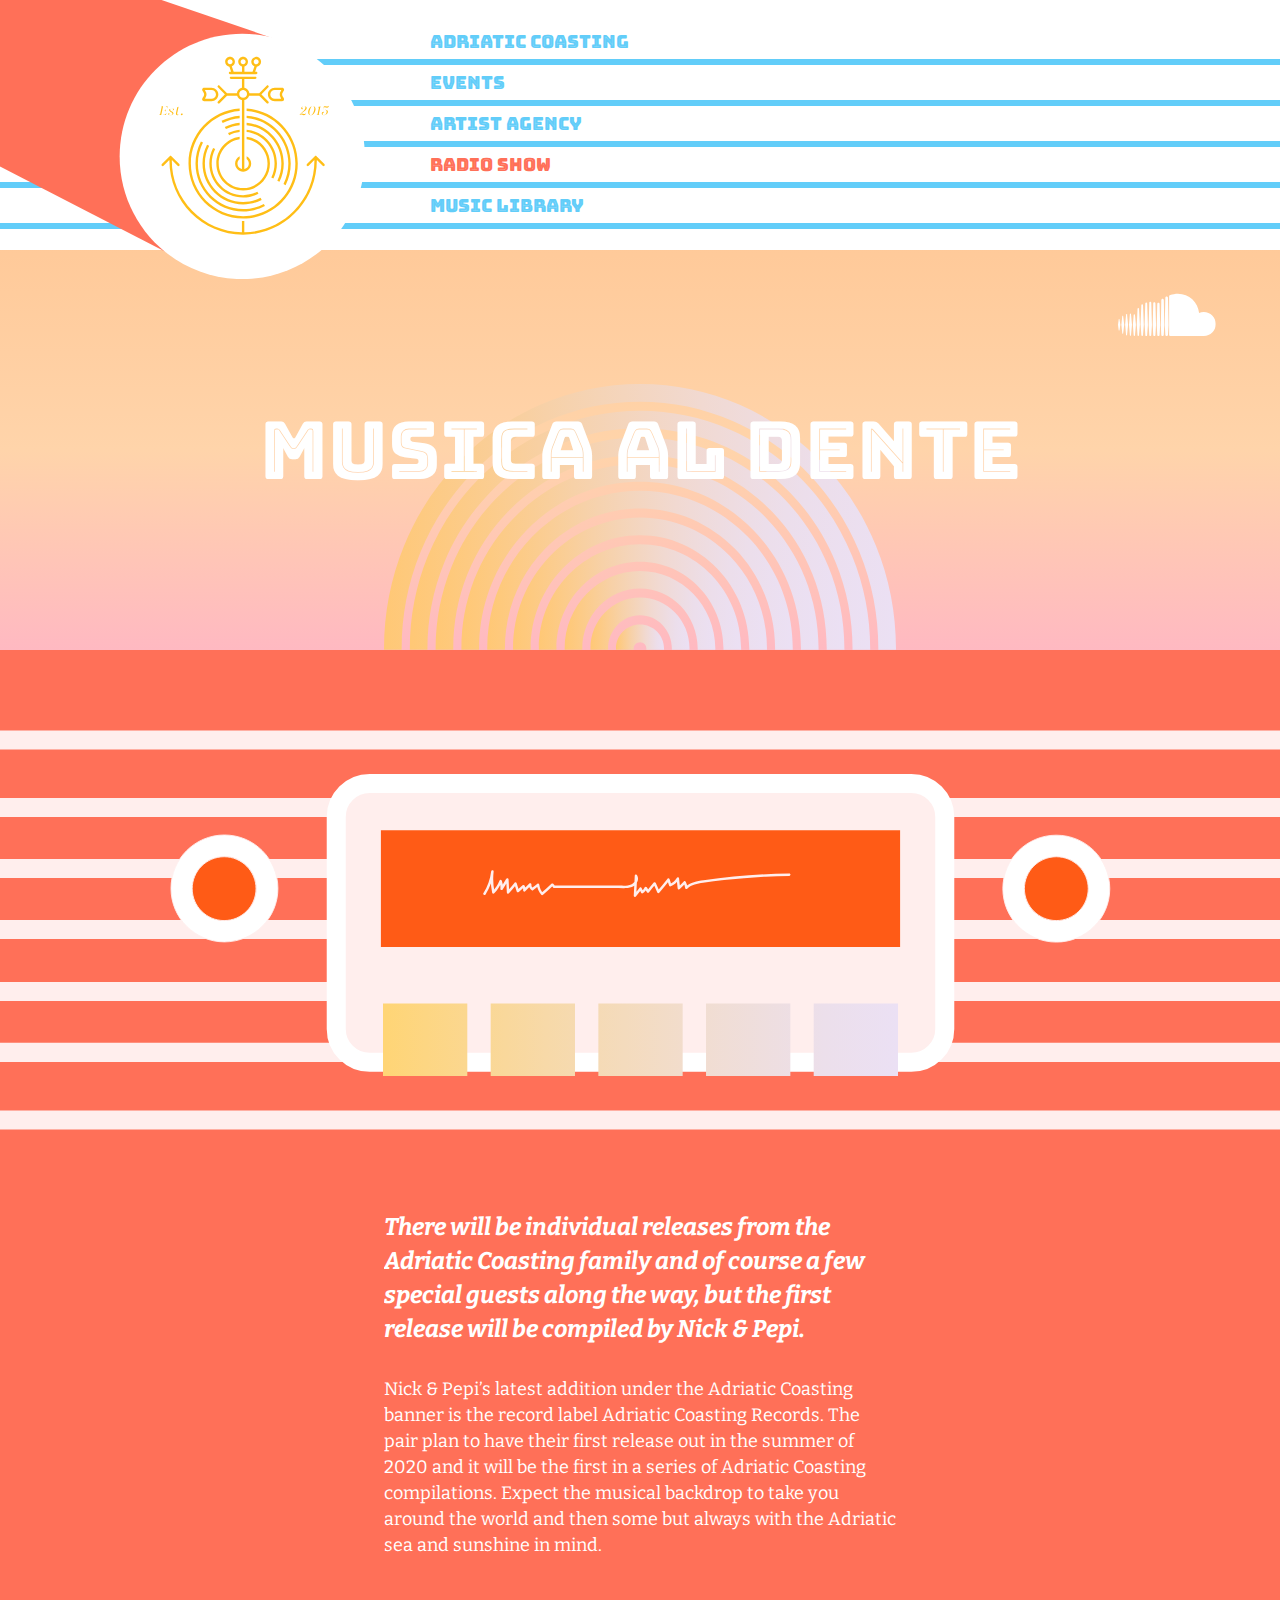
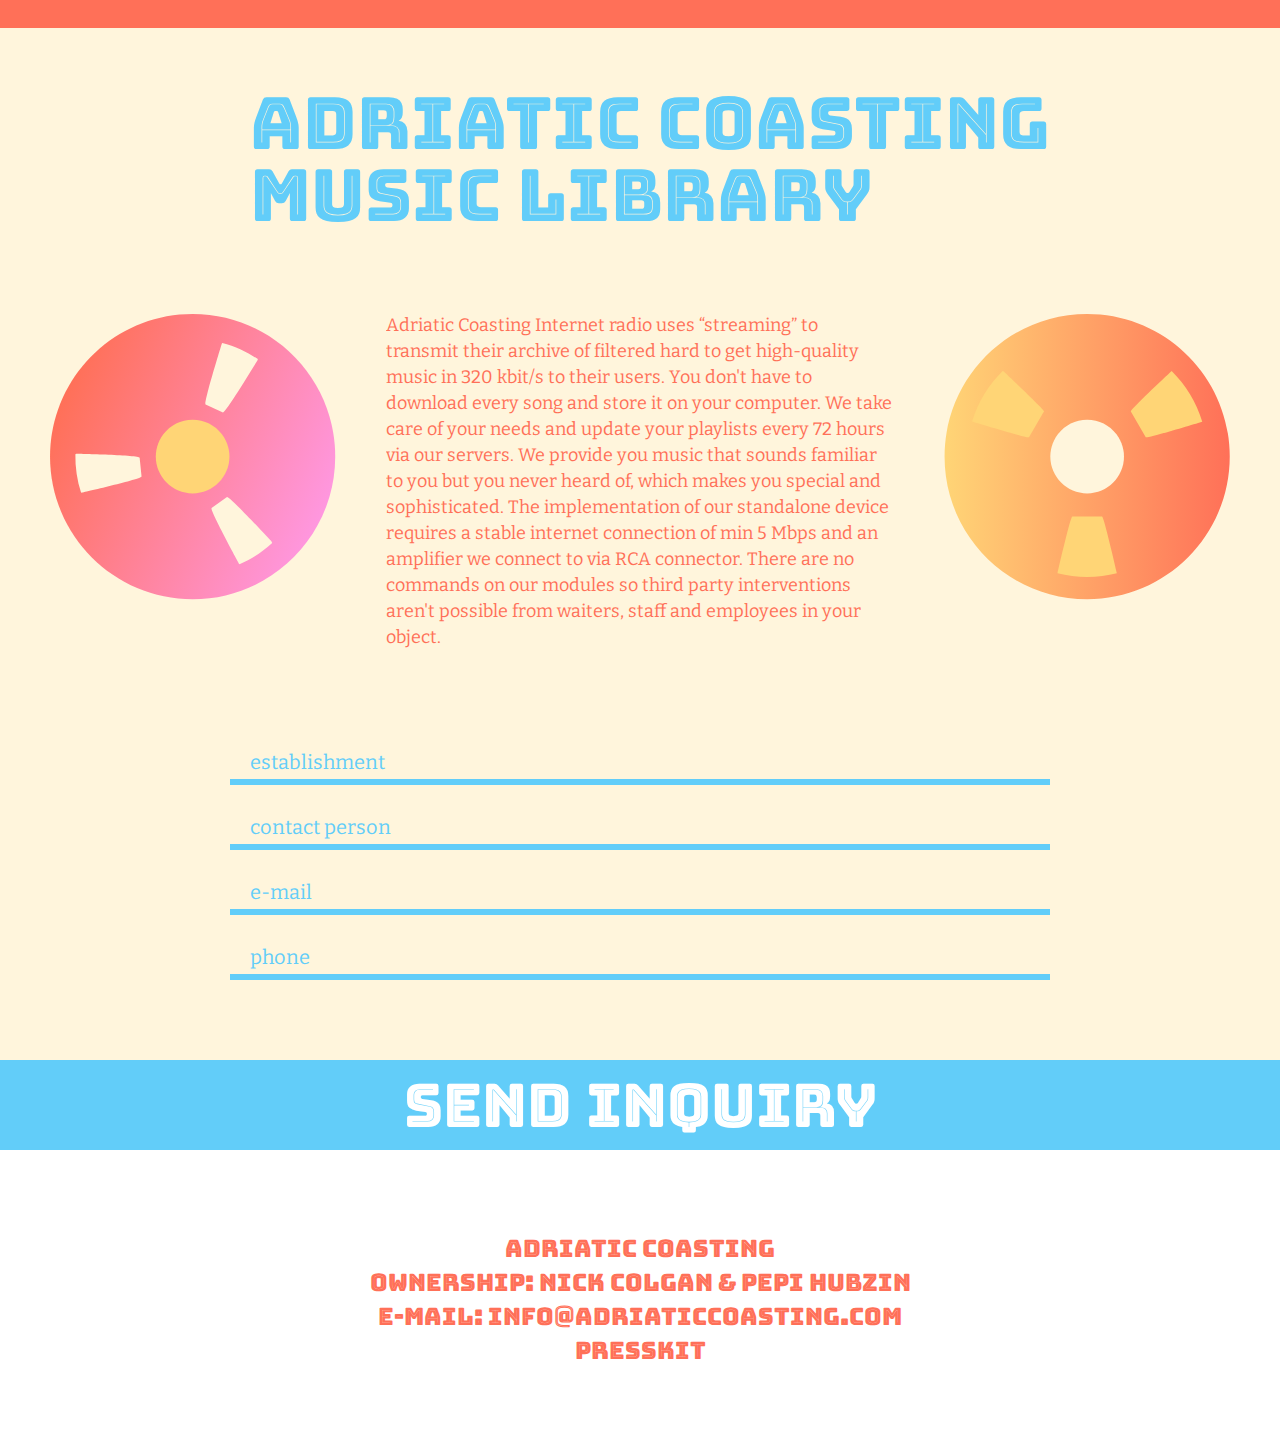
<file: radio-show.html>
<!DOCTYPE html>
<html lang="en">
<head>
    <meta charset="UTF-8">
    <meta http-equiv="X-UA-Compatible" content="IE=edge">
    <meta name="viewport" content="width=device-width, initial-scale=1.0">
    <meta name="format-detection" content="telephone=no">

    <meta property="og:title" content="Adriatic Coasting Radio Show">
    <meta property="og:description" content="MUSICA AL DENTE">
    <meta property="og:type" content="website">
    <meta property="og:url" content="">
    <meta property="og:image" content="./images/og-image-ac.jpg">

    <title>Adriatic Coasting - Radio Show</title>
    <link rel="preconnect" href="https://fonts.googleapis.com"> 
    <link rel="preconnect" href="https://fonts.gstatic.com" crossorigin> 
    <link href="https://fonts.googleapis.com/css2?family=Bitter:ital,wght@0,400;0,500;0,700;1,400;1,500;1,700&family=Bungee+Inline&display=swap" rel="stylesheet">
    <link rel="stylesheet" href="styles.css">
</head>
<body>

        <!-- mobile gumb za zatvaranje navigacije start -->
        <div id="closed-menu-mobile">
            <h6 id="closed-menu-header-mobile">RADIO SHOW</h6>
            <button id="close-menu-button">
                <img src="./images/mobile-x.svg" alt="close menu">
            </button>
            <button id="open-menu-button">
                <img src="./images/mobile-y.svg" alt="open menu">
            </button> 
        </div>
        <!-- mobile gumb za zatvaranje navigacije stop -->
        <!-- mobile navigacija stop -->

    <header>
        <!-- navigation start -->
        <nav>
            <ul>
                <li>
                    <a href="index.html">ADRIATIC COASTING</a>
                </li>

                <li>
                    <a href="index.html#events">EVENTS</a>
                </li>

                <li>
                    <a href="index.html#artist-agency">ARTIST AGENCY</a>
                </li>

                <li>
                    <a href="radio-show.html" style="color: #FF7058">RADIO SHOW</a>
                </li>

                <li>
                    <a href="radio-show.html#music-library">MUSIC LIBRARY</a>
                </li>
            </ul>
        </nav>
        <!-- navigation end -->
        <div class="logo">
            <a href="index.html">
                <img src="./images/logo.svg" alt="Adriatic Coasting logo">
            </a>
        </div>
    </header>
    

    <main>

        <section id="radio-header">
            <div>
                <a id="soundcloud-logo-container" href="https://soundcloud.com/adriaticcoasting/sets/adriatic-coasting" target="_blank">
                    <img src="./images/soundcloud-logo.svg" alt="soundcloud link">
                </a>
                <h2 class="musica-al-dente">MUSICA AL DENTE</h2>
            </div>
        </section>

        <section id="radio-player">

            <div id="player">
                <div id="frame">
                    <iframe id="iframe-item" scrolling="no" frameborder="no" src="https://w.soundcloud.com/player/?url=https%3A//api.soundcloud.com/tracks/1425564193&color=%23ff7058&auto_play=false&hide_related=false&show_comments=true&show_user=true&show_reposts=false&show_teaser=true"></iframe>
                </div>
            </div>

            <p class="strong-paragraf">
                There will be individual releases from the Adriatic Coasting family  and of course a few special guests along the way, but the first release will be compiled by Nick & Pepi. 
            </p>
            <p class="paragraf">
                Nick & Pepi’s latest addition under the Adriatic Coasting banner is the record label Adriatic Coasting Records. The pair plan to have their first release out in the summer of 2020 and it will be the first in a series of Adriatic Coasting compilations. Expect the musical backdrop to take you around the world and then some but always with the Adriatic sea and sunshine in mind. 
            </p>
        </section>

        <section id="music-library">
            <h4 class="main-title pl-title">ADRIATIC COASTING MUSIC LIBRARY</h4>

            <div class="wheels-container">
                <img id="wheel-1" src="./images/wheel-1.svg" alt="wheel-1">
                <p class="paragraf">
                    Adriatic Coasting Internet radio uses “streaming” to transmit their archive of filtered hard to get high-quality music in 320 kbit/s to their users. You don't have to download every song and store it on your computer. We take care of your needs and update your playlists every 72 hours via our servers. We provide you music that sounds familiar to you but you never heard of, which makes you special and sophisticated. The implementation of our standalone device requires a stable internet connection of min 5 Mbps and an amplifier we connect to via RCA connector. There are no commands on our modules so third party interventions aren't possible from waiters, staff and employees in your object.
                </p>
                <img id="wheel-2" src="./images/wheel-2.svg" alt="wheel-2">
            </div>

            <form action="radio-show.html" method="post" id="rs-form">
                <div id="contact-item-container">
                    <div class="contact-item">
                        <label for="establishment">establishment</label>
                        <input type="text" required name="establishment" placeholder="establishment">
                    </div>
                    <div class="contact-item">
                        <label for="contact-person">contact person</label>
                        <input type="text" required name="contact-person" placeholder="contact person">
                    </div>
                    <div class="contact-item">
                        <label for="e-mail">e-mail</label>
                        <input type="email" required name="e-mail" placeholder="e-mail">
                    </div>
                    <div class="contact-item">
                        <label for="phone">phone</label>
                        <input name="phone" placeholder="phone">
                    </div>
                </div>
                <button id="rs-submit-button">
                    <div>SEND INQUIRY</div>
                </button>
                <div type="none" id="rs-submit-message" class="strong-paragraf">
                    <div>Thank you! Your submission has been received!</div>
                </div>
            </form>

        </section>

    </main>

    <footer>
        <div>
            <div class="info">
                ADRIATIC COASTING
            </div>
            <div class="info">
                OWNERSHIP: NICK COLGAN & PEPI HUBZIN
            </div>
            <div class="info">
                E-MAIL: <a href="mailto: info@adriaticcoasting.com">INFO@ADRIATICCOASTING.COM</a>
            </div>
            <div class="info">
                <a href="">PRESSKIT</a>
            </div>
        </div>
    </footer>

    <script src="radio-show-scritpt.js"></script>


</body>
</html>
</file>
<file: styles.css>
.bg-gradient {
  background-image: linear-gradient(165deg, #FF455E, #FF7C53);
}

.main-title {
  font-family: "Bungee Inline", cursive;
  font-weight: 400;
  font-size: 72px;
  color: white;
  line-height: 72px;
}
@media only screen and (max-width: 768px) {
  .main-title {
    font-size: 58px;
    line-height: 58px;
  }
}
@media only screen and (min-width: 769px) and (max-width: 1024px) {
  .main-title {
    font-size: 64px;
    line-height: 64px;
  }
}

.musica-al-dente {
  display: block;
  font-family: "Bungee Inline", cursive;
  font-size: 80px;
  font-weight: 400;
  color: white;
  text-align: center;
  text-decoration: none;
}
@media only screen and (max-width: 768px) {
  .musica-al-dente {
    font-size: 38px;
  }
}
@media only screen and (min-width: 769px) and (max-width: 1024px) {
  .musica-al-dente {
    font-size: 62px;
  }
}

.paragraf {
  font-family: "Bitter", serif;
  font-size: 18px;
  line-height: 26px;
  color: white;
}
@media only screen and (max-width: 768px) {
  .paragraf {
    font-size: 16px;
    line-height: 24px;
  }
}
@media only screen and (min-width: 769px) and (max-width: 1024px) {
  .paragraf {
    font-size: 18px;
    line-height: 26px;
  }
}

.strong-paragraf {
  font-family: "Bitter", serif;
  font-weight: 700;
  font-style: italic;
  font-size: 24px;
  line-height: 34px;
  color: white;
}
@media only screen and (max-width: 768px) {
  .strong-paragraf {
    font-size: 22px;
    line-height: 32px;
  }
}
@media only screen and (min-width: 769px) and (max-width: 1024px) {
  .strong-paragraf {
    font-size: 24px;
    line-height: 34px;
  }
}
@media only screen and (min-width: 1601px) {
  .strong-paragraf {
    font-size: 28px;
    line-height: 38px;
  }
}
@media only screen and (min-width: 2501px) {
  .strong-paragraf {
    font-size: 28px;
    line-height: 38px;
  }
}

.pink-text {
  color: #FFC8FF;
}

.pl-small {
  padding-left: 100px;
}

.pl-title {
  padding-left: 250px;
}

.pl-text {
  padding-left: 430px;
}

@media only screen and (max-width: 768px) {
  .pl-small {
    padding-left: 10px;
  }
  .pl-title {
    padding-left: 10px;
  }
  .pl-text {
    padding-left: 10px;
  }
}
@media only screen and (min-width: 769px) and (max-width: 1024px) {
  .pl-small {
    padding-left: 30px;
  }
  .pl-title {
    padding-left: 100px;
  }
  .pl-text {
    padding-left: 100px;
  }
}
.bg-blue {
  background-color: #62CDF9;
}

.bg-red {
  background-color: #FF7058;
}

.bg-pink {
  background-color: #FFC8FF;
}

.btn-pink {
  width: 170px;
  max-width: 100%;
  max-height: 100px;
  background-color: #FFC8FF;
  box-shadow: none;
  border: none;
  padding-top: 16px;
  padding-bottom: 16px;
  text-align: center;
  font-family: "Bitter", serif;
  font-weight: 900;
  font-size: 18px;
  letter-spacing: 5%;
  color: white;
}
.btn-pink:hover {
  background-color: #fff;
  color: #62CDF9;
}

.btn-red {
  width: 170px;
  max-width: 100%;
  max-height: 100px;
  background-color: #FF7058;
  box-shadow: none;
  border: none;
  padding-top: 16px;
  padding-bottom: 16px;
  text-align: center;
  font-family: "Bitter", serif;
  font-weight: 900;
  font-size: 18px;
  letter-spacing: 5%;
  color: white;
}
.btn-red:hover {
  background-color: #fff;
  color: #62CDF9;
}

.btn-blue {
  width: 170px;
  max-width: 100%;
  max-height: 100px;
  background-color: #62CDF9;
  box-shadow: none;
  border: none;
  padding-top: 16px;
  padding-bottom: 16px;
  text-align: center;
  font-family: "Bitter", serif;
  font-weight: 900;
  font-size: 18px;
  letter-spacing: 5%;
  color: white;
}
.btn-blue:hover {
  background-color: #fff;
  color: #62CDF9;
}

#antonio-zuza {
  background-image: url("./images/artists/antonio-zuza-r.jpg");
}

#big-danny-cane {
  background-image: url("./images/artists/big-danny-kane-b.jpg");
}

#carlito {
  background-image: url("./images/artists/carlito-r.jpg");
}

#dean-sunshine {
  background-image: url("./images/artists/dean-sunshine-p.jpg");
}

#dj-oz {
  background-image: url("./images/artists/dj-oz-b-2.jpg");
}

#elephant-hump {
  background-image: url("./images/artists/Elephant-Hump-b.jpg");
}

#felver {
  background-image: url("./images/artists/felver-r.jpg");
}

#hrwoe {
  background-image: url("./images/artists/hrwoE-p.jpg");
}

#ilija-rudman {
  background-image: url("./images/artists/ilija-rudman-r.jpg");
}

#ilko-cuic {
  background-image: url("./images/artists/ilko-culic-r.jpg");
}

#iva {
  background-image: url("./images/artists/IVA-r.jpg");
}

#jack-tyson-charles {
  background-image: url("./images/artists/jack-tyson-charles-r.jpg");
}

#kozmonaut {
  background-image: url("./images/artists/kozmonaut-b.jpg");
}

#lukadelux {
  background-image: url("./images/artists/lukadelux-b.jpg");
}

#mate-kokic {
  background-image: url("./images/artists/mate-kokic-b.jpg");
}

#matija-duic {
  background-image: url("./images/artists/matija-duic-p.jpg");
}

#mile {
  background-image: url("./images/artists/mile-b.jpg");
}

#nick-colgan {
  background-image: url("./images/artists/nick-p.jpg");
}

#pepi-jogarde {
  background-image: url("./images/artists/pepi-r.jpg");
}

#phil-mison {
  background-image: url("./images/artists/phil-mison-b.jpg");
}

#pips {
  background-image: url("./images/artists/pips-r.jpg");
}

#sergio {
  background-image: url("./images/artists/sergio-b.jpg");
}

#tipura {
  background-image: url("./images/artists/tipura-b.jpg");
}

#william-collins {
  background-image: url("./images/artists/william-collins-b.jpg");
}

#your-name {
  background-image: url("./images/artists/your-name-r.jpg");
}

#zak {
  background-image: url("./images/artists/ZAK-p.jpg");
}

#zozo {
  background-image: url("./images/artists/zozo-b.jpg");
}

#dj-brka {
  background-image: url("./images/artists/dj-brka-r.jpg");
}

#leftfoot-dj {
  background-image: url("./images/artists/leftfoot-p.jpg");
}

* {
  overflow-x: hidden;
}

#contract-form-container {
  display: none;
  position: fixed;
  top: 10px;
  left: 5%;
  right: 5%;
  height: 100%;
  z-index: 10000;
  overflow-y: scroll;
  border: 1px solid #62CDF9;
  background-color: white;
  padding: 100px 150px 100px 150px;
}
@media only screen and (max-width: 768px) {
  #contract-form-container {
    left: 2%;
    right: 2%;
  }
}
@media only screen and (min-width: 769px) and (max-width: 1024px) {
  #contract-form-container {
    padding: 100px 70px 100px 70px;
  }
}
@media only screen and (max-width: 768px) {
  #contract-form-container {
    padding: 100px 20px 100px 20px;
  }
}
#contract-form-container #contract-form {
  overflow-y: scroll;
}
#contract-form-container h4 {
  font-family: "Bungee Inline", cursive;
  font-weight: 400;
  font-size: 68px;
  color: #FFC8FF;
  margin-bottom: 70px;
}
@media only screen and (max-width: 768px) {
  #contract-form-container h4 {
    font-size: 54px;
    margin-bottom: 50px;
  }
}
@media only screen and (max-width: 768px) {
  #contract-form-container h4 {
    font-size: 42px;
    word-wrap: break-word;
  }
}
#contract-form-container #close-contract-form {
  display: inline-block;
  position: absolute;
  top: 50px;
  right: 150px;
  width: 36px;
  height: 36px;
  background-color: white;
  border: none;
  box-shadow: none;
}
@media only screen and (min-width: 769px) and (max-width: 1024px) {
  #contract-form-container #close-contract-form {
    right: 70px;
  }
}
@media only screen and (max-width: 768px) {
  #contract-form-container #close-contract-form {
    left: 20px;
  }
}
#contract-form-container #close-contract-form:hover {
  cursor: pointer;
  background-color: #FFC8FF;
}
#contract-form-container #close-contract-form:active {
  background-color: #FFC8FF;
}
#contract-form-container .input-item {
  display: flex;
  justify-content: start;
  margin-bottom: 30px;
}
@media only screen and (max-width: 768px) {
  #contract-form-container .input-item {
    flex-wrap: wrap;
  }
}
#contract-form-container label {
  flex-shrink: 0;
  padding-right: 10px;
  margin-top: 4px;
  font-family: "Bitter", serif;
  font-weight: 500;
  font-size: 20px;
  color: #62CDF9;
}
@media only screen and (min-width: 769px) and (max-width: 1024px) {
  #contract-form-container label {
    font-size: 18px;
  }
}
@media only screen and (max-width: 768px) {
  #contract-form-container label {
    font-size: 18px;
    margin-bottom: 3px;
  }
}
#contract-form-container input {
  padding-top: 1px;
  padding-bottom: 1px;
  width: 100%;
  display: block;
  box-shadow: none;
  border: none;
  border-bottom: 3px solid #62CDF9;
  color: #62CDF9;
  font-size: 20px;
  font-weight: 500;
  font-family: "Bitter", serif;
  padding-left: 20px;
}
@media only screen and (min-width: 769px) and (max-width: 1024px) {
  #contract-form-container input {
    font-size: 18px;
    border-radius: 0px;
  }
}
@media only screen and (max-width: 768px) {
  #contract-form-container input {
    font-size: 18px;
    padding-left: 5px;
    border-radius: 0px;
  }
}
#contract-form-container input:focus {
  padding-top: 1px;
  padding-bottom: 1px;
  outline: none;
  color: #62CDF9;
  font-size: 20px;
  font-weight: 500;
  font-family: "Bitter", serif;
  padding-left: 20px;
  background-color: white;
}
@media only screen and (min-width: 769px) and (max-width: 1024px) {
  #contract-form-container input:focus {
    font-size: 18px;
  }
}
@media only screen and (max-width: 768px) {
  #contract-form-container input:focus {
    font-size: 16px;
    padding-left: 5px;
    background-color: white;
    border-top: 3px solid white;
    color: #62CDF9;
  }
}
#contract-form-container input[type=number]::-webkit-inner-spin-button, #contract-form-container input[type=number]::-webkit-outer-spin-button {
  -webkit-appearance: none;
}
#contract-form-container h6 {
  margin-top: 100px;
  margin-bottom: 30px;
  font-family: "Bitter", serif;
  font-size: 24px;
  font-weight: 900;
  letter-spacing: 5%;
  text-transform: uppercase;
  color: #FFC8FF;
}
#contract-form-container p {
  margin-top: 110px;
  margin-bottom: 80px;
  font-family: "Bitter", serif;
  font-size: 22px;
  line-height: 30px;
  font-weight: 500;
  color: #62CDF9;
}
@media only screen and (min-width: 769px) and (max-width: 1024px) {
  #contract-form-container p {
    font-size: 20px;
    line-height: 26px;
    margin-top: 90px;
  }
}
@media only screen and (max-width: 768px) {
  #contract-form-container p {
    margin-top: 70px;
    margin-bottom: 70px;
    font-size: 18px;
    line-height: 26px;
  }
}
#contract-form-container #submit-contract-form {
  display: block;
  height: 100px;
  width: 100%;
  background-color: #62CDF9;
  color: white;
  font-family: "Bungee Inline", cursive;
  font-weight: 400;
  font-size: 64px;
  border: none;
  box-shadow: none;
  display: flex;
  justify-content: center;
  align-items: center;
}
@media only screen and (max-width: 768px) {
  #contract-form-container #submit-contract-form {
    font-size: 42px;
    position: absolute;
    left: 0px;
  }
}
#contract-form-container #submit-contract-form:hover {
  cursor: pointer;
  background: #FFC8FF;
  color: white;
}
#contract-form-container #submit-contract-form:active {
  cursor: pointer;
  background: #FFC8FF;
  color: white;
}

#main-404 {
  background: url("./images/valic-20x9.svg") center 90%/80px repeat-x, linear-gradient(180deg, #62CDF9 0%, #FF7058 45.83%, #FFC8FF 100%);
  height: 600px;
  padding-top: 150px;
  position: relative;
  z-index: 0;
}
@media only screen and (max-width: 768px) {
  #main-404 {
    background: url("./images/valic-20x9.svg") center 90%/50px repeat-x, linear-gradient(180deg, #62CDF9 0%, #FF7058 45.83%, #FFC8FF 100%);
    padding-top: 30px;
  }
}
#main-404 p {
  position: relative;
  z-index: 2;
  font-family: "Bungee Inline", cursive;
  font-size: 70px;
  font-weight: 400;
  color: white;
}
#main-404 a {
  position: relative;
}
#main-404 img {
  height: 500px;
  position: absolute;
  z-index: 1;
  top: 0;
  left: 60%;
}

#closed-menu-mobile {
  display: none;
}

* {
  margin: 0;
  padding: 0;
  box-sizing: border-box;
  -ms-overflow-style: none;
  scrollbar-width: none;
}
*::-webkit-scrollbar {
  display: none;
}

header {
  height: 250px;
}
header nav ul {
  list-style-type: none;
}
header nav ul li {
  padding-left: 430px; /* udaljenost glavnog teksta od lijeve margine */
  padding-top: 6px;
  padding-bottom: 6px;
  border-bottom: 6px solid #62CDF9;
}
header nav ul li:first-of-type {
  padding-top: 30px;
}
header nav ul li a {
  font-family: "Bungee Inline", cursive;
  font-size: 18px;
  font-weight: 400;
  color: #62CDF9;
  text-decoration: none;
}
header nav ul li a:hover {
  color: #FF7058;
}
header .logo {
  position: absolute;
  width: 365px;
  top: 0px;
  left: 0px;
  z-index: 100;
}
header .logo img {
  width: 100%;
}

main {
  position: relative;
}

.bg-gradient {
  position: relative;
  max-height: 100%;
  overflow-y: hidden;
}
.bg-gradient #sunce {
  position: absolute;
  left: 250px;
  top: 200px;
  z-index: 0;
}

#intro {
  position: relative;
  max-height: 100%;
  overflow-y: hidden;
  padding-top: 80px;
  padding-bottom: 120px;
  background: url("./images/valic-20x9.svg");
  background-position: bottom;
  background-size: 80px;
  background-repeat: repeat-x;
}
#intro h2 {
  margin-bottom: 50px;
  -webkit-user-select: auto;
     -moz-user-select: auto;
          user-select: auto;
}
#intro h2 span {
  -webkit-user-select: auto;
     -moz-user-select: auto;
          user-select: auto;
}
#intro p {
  max-width: 80%;
  margin-bottom: 30px;
  -webkit-user-select: auto;
     -moz-user-select: auto;
          user-select: auto;
}

.events-container {
  margin-bottom: 50px;
  position: relative;
  z-index: 1;
}
.events-container:first-of-type {
  padding-top: 100px;
}
.events-container:last-of-type {
  padding-bottom: 100px;
  margin-bottom: 0;
}

.events-date {
  font-family: "Bitter", serif;
  font-size: 32px;
  font-weight: 500;
  color: #FFF;
  letter-spacing: 3%;
  line-height: 39px;
  text-transform: uppercase;
  margin-bottom: 8px;
}

.events-place, .events-place a {
  font-family: "Bitter", serif;
  font-size: 18px;
  font-weight: 800;
  line-height: 22px;
  letter-spacing: 3%;
  color: #FFF;
  margin-bottom: 8px;
  text-decoration: none;
}

.events-info {
  display: flex;
}

.events-name {
  width: 65%;
  font-family: "Bungee Inline", cursive;
  font-weight: 400;
  font-size: 60px;
  line-height: 70px;
  color: #FFF;
}

.events-button {
  width: 35%;
  position: relative;
}
.events-button button {
  margin-left: 30px;
  position: absolute;
  top: 10px;
}
.events-button a {
  text-align: center;
  text-decoration: none;
  font-family: "Bitter", serif;
  font-weight: 900;
  font-size: 18px;
  letter-spacing: 5%;
  color: #62CDF9;
}

.artist {
  width: 100%;
  border-bottom: 6px solid white;
}
.artist.red {
  background-color: #FF7058;
}
.artist.blue {
  background-color: #62CDF9;
}
.artist.pink {
  background-color: #FFC8FF;
}
.artist:first-of-type {
  border-top: 6px solid white;
}

.artist-name {
  font-family: "Bitter", serif;
  font-weight: 800;
  font-size: 24px;
  color: #FFF;
  padding-top: 16px;
  padding-bottom: 16px;
}
.artist-name:hover {
  cursor: pointer;
}

.artist-info {
  position: relative;
  border-top: 6px solid white;
  height: 706px;
}
.artist-info .info-zip-container {
  position: absolute;
  top: 50px;
}
.artist-info .info-zip-container p {
  margin-bottom: 15px;
  font-family: "Bitter", serif;
  font-size: 16px;
  color: white;
  max-height: 446px;
  overflow: hidden;
  padding-right: 40%;
}
.artist-info .info-zip-container p a {
  font-family: "Bitter", serif;
  font-size: 16px;
  color: white;
}
.artist-info .info-zip-container p span {
  padding: 2px;
  line-height: 28px;
}
.artist-info .info-zip-container p span.red {
  background-color: #ff7058;
  box-shadow: -15px 0 #ff7058, 15px 0 #ff7058;
}
.artist-info .info-zip-container p span.blue {
  background-color: #62cdf9;
  box-shadow: -15px 0 #62cdf9, 15px 0 #62cdf9;
}
.artist-info .info-zip-container p span.pink {
  color: #FF2113;
  background-color: #ffc8ff;
  box-shadow: -15px 0 #ffc8ff, 15px 0 #ffc8ff;
}
.artist-info .info-zip-container button {
  margin-left: 100px;
}
.artist-info .info-zip-container button:hover {
  cursor: pointer;
}
.artist-info .book-now {
  width: 100%;
  margin-top: 30px;
  position: absolute;
  bottom: 30px;
  padding-top: 6px;
  padding-bottom: 6px;
  font-family: "Bungee Inline", cursive;
  font-weight: 400;
  font-size: 60px;
  text-align: center;
  color: white;
}
.artist-info .book-now:hover {
  cursor: pointer;
  background: white;
  color: #62CDF9;
}
.artist-info .bg-img-container {
  margin-left: 250px;
  height: 700px;
  background-size: cover;
  background-position: center;
  background-repeat: repeat-y;
}

.banner {
  display: flex;
  justify-content: center;
  align-items: center;
  height: 400px;
  background: url("./images/prugasto-sunce.svg") no-repeat center bottom/40%, linear-gradient(180deg, #FFBD85, #ffd4aa 50%, #ffc8ff 100%) fixed;
}

footer {
  display: flex;
  height: 300px;
  align-items: center;
  justify-content: center;
}
footer .info {
  font-family: "Bungee Inline", cursive;
  font-weight: 400;
  font-size: 24px;
  text-align: center;
  line-height: 34px;
  color: #FF7058;
  -webkit-user-select: auto;
     -moz-user-select: auto;
          user-select: auto;
}
footer .info a {
  color: #FF7058;
  text-decoration: none;
  -webkit-user-select: auto;
     -moz-user-select: auto;
          user-select: auto;
}

@media only screen and (max-width: 768px) {
  * {
    -webkit-text-size-adjust: 100%;
  }
  #closed-menu-mobile {
    display: block;
    height: 50px;
    text-align: right;
    padding-top: 15px;
    padding-right: 20px;
    position: relative;
  }
  #closed-menu-mobile h6 {
    display: block;
    font-family: "Bungee Inline", cursive;
    font-size: 18px;
    font-weight: 400;
    color: #FF7058;
    margin-right: 50px;
    letter-spacing: 1px;
  }
  #closed-menu-mobile button {
    cursor: pointer;
    background: white;
    border: none;
    width: 30px;
    height: 30px;
    position: absolute;
    right: 20px;
    top: 9px;
  }
  #closed-menu-mobile button img {
    display: inline-block;
    width: 30px;
    height: 30px;
  }
  #open-menu-button {
    display: inline-block;
  }
  #close-menu-button {
    display: none;
  }
  header {
    display: none;
    height: 200px;
    position: relative;
  }
  header nav ul {
    background-color: white;
    width: 100%;
    position: absolute;
    right: 0;
  }
  header nav ul li {
    padding: 6px 20px 6px 0;
    border-bottom: 4px solid #62CDF9;
    text-align: right;
  }
  header nav ul li:first-of-type {
    padding-top: 0px;
  }
  header nav ul li a {
    font-family: "Bungee Inline", cursive;
    font-size: 15px;
    font-weight: 400;
    color: #62CDF9;
    text-decoration: none;
    position: relative;
    z-index: 101;
  }
  header nav ul li a:hover {
    color: #FF7058;
  }
  header .logo img {
    width: 150px;
    position: absolute;
    top: -40px;
    z-index: 100;
  }
}
@media only screen and (max-width: 768px) and (min-width: 400px) and (max-width: 1024px) {
  header .logo img {
    width: 280px;
  }
}
@media only screen and (max-width: 768px) {
  .bg-gradient #sunce {
    position: absolute;
    left: 10px;
    top: 80px;
    z-index: 0;
  }
  .bg-gradient #sunce img {
    width: 200px;
    height: 200px;
  }
}
@media only screen and (max-width: 768px) {
  #intro {
    padding-right: 5%;
    background-size: 40px;
    padding-top: 30px;
    padding-bottom: 40px;
  }
  #intro h2 {
    line-height: 60px;
    margin-bottom: 30px;
  }
  #intro p {
    max-width: 100%;
  }
}
@media only screen and (max-width: 768px) {
  .events-container {
    padding-right: 10px;
    padding-bottom: 0px;
  }
  .events-container:first-of-type {
    padding-top: 50px;
  }
  .events-container:last-of-type {
    padding-bottom: 60px;
  }
}
@media only screen and (max-width: 768px) {
  .events-date {
    font-family: "Bitter", serif;
    font-size: 20px;
    font-weight: 500;
    color: #FFF;
    letter-spacing: 3%;
    line-height: 24px;
    text-transform: uppercase;
    margin-bottom: 0;
  }
}
@media only screen and (max-width: 768px) {
  .events-place, .events-place a {
    font-family: "Bitter", serif;
    font-size: 14px;
    font-weight: 800;
    line-height: 22px;
    letter-spacing: 3%;
    color: #FFF;
    margin-bottom: 8px;
    text-decoration: none;
  }
}
@media only screen and (max-width: 768px) {
  .events-info {
    display: block;
  }
}
@media only screen and (max-width: 768px) {
  .events-name {
    width: 100%;
    max-width: 100%;
    font-family: "Bungee Inline", cursive;
    font-weight: 400;
    font-size: 40px;
    line-height: 46px;
    word-wrap: break-word;
    color: #FFF;
  }
}
@media only screen and (max-width: 768px) {
  .events-button {
    width: 100%;
    position: relative;
  }
  .events-button button {
    margin-top: 15px;
    margin-left: 0px;
    position: static;
  }
  .events-button a {
    text-align: center;
    text-decoration: none;
    font-family: "Bitter", serif;
    font-weight: 900;
    font-size: 18px;
    letter-spacing: 5%;
    color: #62CDF9;
  }
}
@media only screen and (max-width: 768px) {
  .artist-name {
    font-size: 22px;
  }
}
@media only screen and (max-width: 768px) {
  .artist-info {
    height: -moz-fit-content;
    height: fit-content;
    position: relative;
  }
  .artist-info .info-zip-container {
    position: static;
    margin-top: 10px;
  }
  .artist-info .info-zip-container p {
    margin-bottom: 15px;
    font-size: 16px;
    max-height: 676px;
    padding-right: 10%;
  }
  .artist-info .info-zip-container p a {
    font-size: 16px;
  }
  .artist-info .info-zip-container p span {
    line-height: 26px;
  }
  .artist-info .info-zip-container button {
    margin-left: 10px;
    margin-bottom: 30px;
  }
  .artist-info .book-now {
    width: 100%;
    height: -moz-fit-content;
    height: fit-content;
    margin-top: 0px;
    position: absolute;
    top: 210px;
    padding-top: 6px;
    padding-bottom: 6px;
    font-size: 42px;
  }
  .artist-info .bg-img-container {
    margin-left: 0px;
    height: 300px;
    background-size: cover;
    background-position: center;
    background-repeat: repeat-y;
  }
  .artist-info .bg-img-container#felver {
    background-position: right;
  }
}
@media only screen and (max-width: 768px) {
  .banner {
    padding-left: 30px;
    padding-right: 30px;
    height: 200px;
    background: url("./images/prugasto-sunce.svg") no-repeat center bottom/60%, linear-gradient(180deg, #ffc74c, #FF97DF 100%) fixed;
  }
}
@media only screen and (max-width: 768px) {
  footer {
    height: 160px;
  }
  footer .info {
    font-size: 14px;
    line-height: 22px;
  }
}
@media only screen and (min-width: 769px) and (max-width: 1024px) {
  header nav ul li {
    padding-left: 400px; /* udaljenost teksta od lijeve margine */
  }
  .bg-gradient #sunce {
    position: absolute;
    left: 80px;
    top: 100px;
    z-index: 0;
  }
  .bg-gradient #sunce img {
    width: 250px;
    height: 250px;
  }
  #intro {
    padding-bottom: 100px;
  }
  #intro h2 {
    padding-right: 30px;
  }
  .events-container {
    margin-bottom: 30px;
  }
  .events-date {
    font-size: 28px;
    margin-bottom: 8px;
  }
  .events-place, .events-place a {
    font-size: 16px;
    margin-bottom: 8px;
  }
  .events-info {
    display: flex;
  }
  .events-name {
    font-size: 40px;
    line-height: normal;
  }
  .events-button button {
    right: 30px;
    top: 0;
  }
  .artist-name {
    font-size: 22px;
  }
  .artist-info {
    height: -moz-fit-content;
    height: fit-content;
    position: relative;
  }
  .artist-info .info-zip-container {
    position: static;
    margin-top: 20px;
  }
  .artist-info .info-zip-container p {
    margin-bottom: 15px;
    font-size: 16px;
    max-height: 434px;
    padding-right: 10%;
  }
  .artist-info .info-zip-container p a {
    font-size: 16px;
  }
  .artist-info .info-zip-container p span {
    line-height: 28px;
  }
  .artist-info .info-zip-container button {
    margin-left: 30px;
    margin-bottom: 50px;
  }
  .artist-info .book-now {
    width: 100%;
    height: -moz-fit-content;
    height: fit-content;
    margin-top: 0px;
    position: absolute;
    top: 380px;
    padding-top: 6px;
    padding-bottom: 6px;
    font-size: 60px;
  }
  .artist-info .bg-img-container {
    margin-left: 0px;
    height: 500px;
    background-size: cover;
    background-position: center;
    background-repeat: repeat-y;
  }
  .artist-info .bg-img-container #felver {
    background-position: right;
  }
  .banner {
    height: 300px;
    background: url("./images/prugasto-sunce.svg") no-repeat center bottom/50%, linear-gradient(180deg, #FFBD85, #ffd4aa 50%, #ffc8ff 100%) fixed;
  }
  footer {
    height: 240px;
  }
  footer .info {
    font-size: 18px;
    line-height: 24px;
  }
}
@media only screen and (min-width: 1601px) {
  #intro p {
    max-width: 70%;
  }
  .artist-info {
    height: 906px;
  }
  .artist-info .bg-img-container {
    height: 900px;
  }
  .artist-info .info-zip-container p {
    font-size: 24px;
    max-height: 598px;
  }
  .artist-info .info-zip-container p a {
    font-size: 24px;
  }
  .artist-info .info-zip-container p span {
    line-height: 38px;
  }
  .artist-info .book-now {
    bottom: 50px;
  }
  .banner {
    height: 500px;
    background: url("./images/prugasto-sunce.svg") no-repeat center bottom/40%, linear-gradient(180deg, #FFBD85, #ffd4aa 50%, #ffc8ff 100%) fixed;
  }
}
@media only screen and (min-width: 2501px) {
  #intro p {
    max-width: 60%;
  }
  .artist-info {
    height: 906px;
  }
  .artist-info .bg-img-container {
    height: 900px;
  }
  .artist-info p {
    font-size: 24px;
  }
  .artist-info .book-now {
    bottom: 50px;
  }
}
@keyframes wheel-rotation {
  100% {
    transform: rotate(360deg);
  }
}
#radio-header {
  display: flex;
  justify-content: center;
  align-items: center;
  position: relative;
  height: 400px;
  background: url("./images/prugasto-sunce.svg") no-repeat center bottom/40%, linear-gradient(180deg, #FFBD85, #ffd4aa 50%, #FF97DF 100%) fixed;
  padding-left: 10%;
  padding-right: 10%;
}
#radio-header a {
  position: absolute;
  top: 4%;
  right: 5%;
}

#radio-player {
  background-color: #FF7058;
  padding-top: 30px;
  padding-bottom: 40px;
}
#radio-player #player #frame {
  display: flex;
  justify-content: center;
  position: relative;
  height: 500px;
  background-image: url(./images/radio.svg);
  background-position: center center;
  background-repeat: no-repeat;
  background-size: auto 80%;
}
#radio-player #player #frame iframe {
  width: 500px;
  height: 100px;
  position: absolute;
  top: 159px;
}
#radio-player p {
  width: 40%;
  margin: 30px auto;
}

#music-library {
  background-color: #FFF5DC;
}
#music-library h4 {
  color: #62CDF9;
  padding-top: 60px;
  padding-bottom: 80px;
  padding-right: 10%;
}
#music-library .wheels-container {
  width: 100%;
  display: flex;
  justify-content: center;
  padding-bottom: 100px;
  padding-left: 50px;
  padding-right: 50px;
}
#music-library .wheels-container #wheel-1 {
  width: 290px;
  height: 290px;
  animation-name: wheel-rotation;
  animation-duration: 10s;
  animation-iteration-count: infinite;
  animation-timing-function: linear;
}
#music-library .wheels-container #wheel-2 {
  width: 290px;
  height: 290px;
  animation-name: wheel-rotation;
  animation-duration: 10s;
  animation-iteration-count: infinite;
  animation-timing-function: linear;
}
#music-library .wheels-container p {
  color: #FF7058;
  margin-left: 50px;
  margin-right: 50px;
  width: 43%;
  flex-shrink: 0;
}
#music-library form {
  width: 100%;
  display: block;
}
#music-library form #contact-item-container {
  margin-bottom: 50px;
}
#music-library form #contact-item-container .contact-item {
  display: block;
  margin-left: 230px;
  margin-right: 230px;
  padding-bottom: 5px;
  border-bottom: 6px solid #62CDF9;
  margin-bottom: 30px;
}
#music-library form #contact-item-container .contact-item label {
  margin-left: 20px;
  margin-right: 10px;
  font-size: 20px;
  font-weight: 400;
  font-family: "Bitter", serif;
  color: #62CDF9;
}
#music-library form #contact-item-container .contact-item input {
  background-color: #FFF5DC;
  box-shadow: none;
  border: none;
  font-size: 20px;
  font-weight: 400;
  font-family: "Bitter", serif;
  color: #62CDF9;
}
#music-library form #contact-item-container .contact-item input:focus {
  outline: none;
}
#music-library form #contact-item-container .contact-item input::-moz-placeholder {
  color: #FFF5DC;
}
#music-library form #contact-item-container .contact-item input::placeholder {
  color: #FFF5DC;
}
#music-library form button {
  display: flex;
  justify-content: center;
  align-items: center;
  height: 90px;
  width: 100%;
  background-color: #62CDF9;
  border: none;
  box-shadow: none;
}
#music-library form button:hover {
  cursor: pointer;
  background-color: #FFC8FF;
}
#music-library form button div {
  padding: 6px;
  font-family: "Bungee Inline", cursive;
  font-size: 60px;
  font-weight: 400;
  text-transform: uppercase;
  color: white;
}
#music-library form #rs-submit-message {
  display: none;
  justify-content: center;
  align-items: center;
  height: 90px;
  width: 100%;
  background-color: #FF7058;
}
#music-library form #rs-submit-message div {
  background-color: #FF7058;
  padding: 6px;
  text-align: center;
}

@media only screen and (min-width: 1601px) {
  #radio-header {
    height: 500px;
    background: url("./images/prugasto-sunce.svg") no-repeat bottom 50%/40%, linear-gradient(180deg, #FFBD85, #ffd4aa 50%, #FF97DF 100%) fixed;
  }
  #music-library h4 {
    margin-right: 30%;
  }
  #music-library .wheels-container {
    padding-bottom: 100px;
    padding-left: 100px;
    padding-right: 100px;
  }
  #music-library .wheels-container #wheel-1 {
    width: 400px;
    height: 400px;
  }
  #music-library .wheels-container #wheel-2 {
    width: 400px;
    height: 400px;
  }
  #music-library .wheels-container p {
    margin-left: 60px;
    margin-right: 60px;
    padding-top: 50px;
  }
  #music-library form #contact-item-container {
    margin-bottom: 80px;
  }
}
@media only screen and (min-width: 769px) and (max-width: 1024px) {
  #radio-header {
    height: 300px;
    background: url("./images/prugasto-sunce.svg") no-repeat center bottom/50%, linear-gradient(180deg, #FFBD85, #ffd4aa 50%, #FF97DF 100%) fixed;
  }
  #radio-player {
    padding-top: 0px;
  }
  #radio-player #player #frame {
    height: 350px;
    background-size: auto 80%;
  }
  #radio-player #player #frame iframe {
    width: 375px;
    height: 110px;
    top: 100px;
  }
  #radio-player p {
    width: 54%;
    margin: 0 auto 30px;
  }
  #music-library h4 {
    padding-left: 100px;
    padding-top: 40px;
    padding-bottom: 50px;
  }
  #music-library .wheels-container {
    padding-bottom: 50px;
    padding-right: 100px;
    padding-left: 100px;
    justify-content: space-around;
    flex-wrap: wrap;
  }
  #music-library .wheels-container #wheel-1 {
    width: 40%;
    height: 40%;
  }
  #music-library .wheels-container #wheel-2 {
    width: 40%;
    height: 40%;
  }
  #music-library .wheels-container p {
    order: 3;
    width: 100%;
    margin-left: 100px;
    margin-right: 100px;
    margin-top: 50px;
    font-size: 18px;
  }
  #music-library form #contact-item-container {
    margin-bottom: 35px;
  }
  #music-library form #contact-item-container .contact-item {
    margin-left: 100px;
    margin-right: 100px;
  }
}
@media only screen and (max-width: 768px) {
  #radio-header {
    position: relative;
    padding-left: 30px;
    padding-right: 30px;
    height: 300px;
    background: url("./images/prugasto-sunce.svg") no-repeat center bottom/70%, linear-gradient(180deg, #ffc74c, #ffa7e4 60%) fixed;
  }
  #radio-header a {
    width: 50px;
    height: 50px;
  }
  #radio-header a img {
    width: 100%;
    height: 100%;
  }
  #radio-player {
    background-color: #FF7058;
    padding-top: 30px;
    padding-bottom: 40px;
    background-image: url(./images/radio.svg);
    background-position: center 97%;
    background-repeat: no-repeat;
    background-size: auto 150px;
    display: flex;
    flex-wrap: wrap;
  }
  #radio-player #player {
    padding-left: 10px;
    padding-right: 10px;
    width: 100%;
    order: 2;
  }
  #radio-player #player #frame {
    display: block;
    position: static;
    height: auto;
    width: 100%;
    margin-top: 30px;
    margin-bottom: 24px;
    background-image: none;
    background-position: none;
    background-repeat: none;
    background-size: none;
  }
  #radio-player #player #frame iframe {
    width: 100%;
    height: 160px;
    position: static;
    top: 0px;
  }
  #radio-player .strong-paragraf {
    order: 1;
  }
  #radio-player .paragraf {
    order: 3;
  }
  #radio-player .paragraf::after {
    content: "";
    display: block;
    height: 160px;
  }
  #radio-player p {
    width: 100%;
    margin: 0;
    padding-left: 10px;
    padding-right: 10px;
  }
  #music-library h4 {
    padding: 20px 10px;
    font-size: 42px;
    line-height: 44px;
  }
  #music-library .wheels-container {
    justify-content: space-evenly;
    padding: 0 0 50px;
    flex-wrap: wrap;
    -webkit-backface-visibility: hidden;
            backface-visibility: hidden;
  }
  #music-library .wheels-container #wheel-1 {
    flex-shrink: 0;
    width: 45%;
    height: 45%;
    -webkit-backface-visibility: hidden;
            backface-visibility: hidden;
  }
  #music-library .wheels-container #wheel-2 {
    flex-shrink: 0;
    width: 45%;
    height: 45%;
    -webkit-backface-visibility: hidden;
            backface-visibility: hidden;
  }
  #music-library .wheels-container p {
    margin-left: 0px;
    margin-right: 0px;
    padding: 20px 10px 0px;
    font-weight: 500;
    order: 3;
    width: 100%;
  }
  #music-library form #contact-item-container {
    margin-bottom: 20px;
    padding-right: 0px;
    padding-left: 0px;
  }
  #music-library form #contact-item-container .contact-item {
    display: block;
    margin-left: 0px;
    margin-right: 0px;
    border-bottom: 3px solid #62CDF9;
  }
  #music-library form #contact-item-container .contact-item label {
    display: none;
    margin-left: 0px;
    margin-right: 0px;
    font-size: 18px;
  }
  #music-library form #contact-item-container .contact-item input {
    width: 100%;
    padding-left: 10px;
    font-size: 16px;
  }
  #music-library form #contact-item-container .contact-item input::-moz-placeholder {
    font-size: 18px;
    font-weight: 500;
    font-family: "Bitter", serif;
    color: #62CDF9;
  }
  #music-library form #contact-item-container .contact-item input::placeholder {
    font-size: 18px;
    font-weight: 500;
    font-family: "Bitter", serif;
    color: #62CDF9;
  }
  #music-library form button {
    height: auto;
    min-height: 70px;
  }
  #music-library form button div {
    font-size: 36px;
    padding: 4px;
  }
  #music-library form button .thank-you-message {
    background-color: #FF7058;
    font-size: 22px;
    font-family: "Bitter", serif;
  }
  #music-library form button .thank-you-message:hover {
    cursor: default;
  }
  #music-library form #rs-submit-message {
    height: auto;
    min-height: 70px;
  }
  #music-library form #rs-submit-message div {
    font-size: 18px;
    line-height: 20px;
  }
}/*# sourceMappingURL=styles.css.map */
</file>
